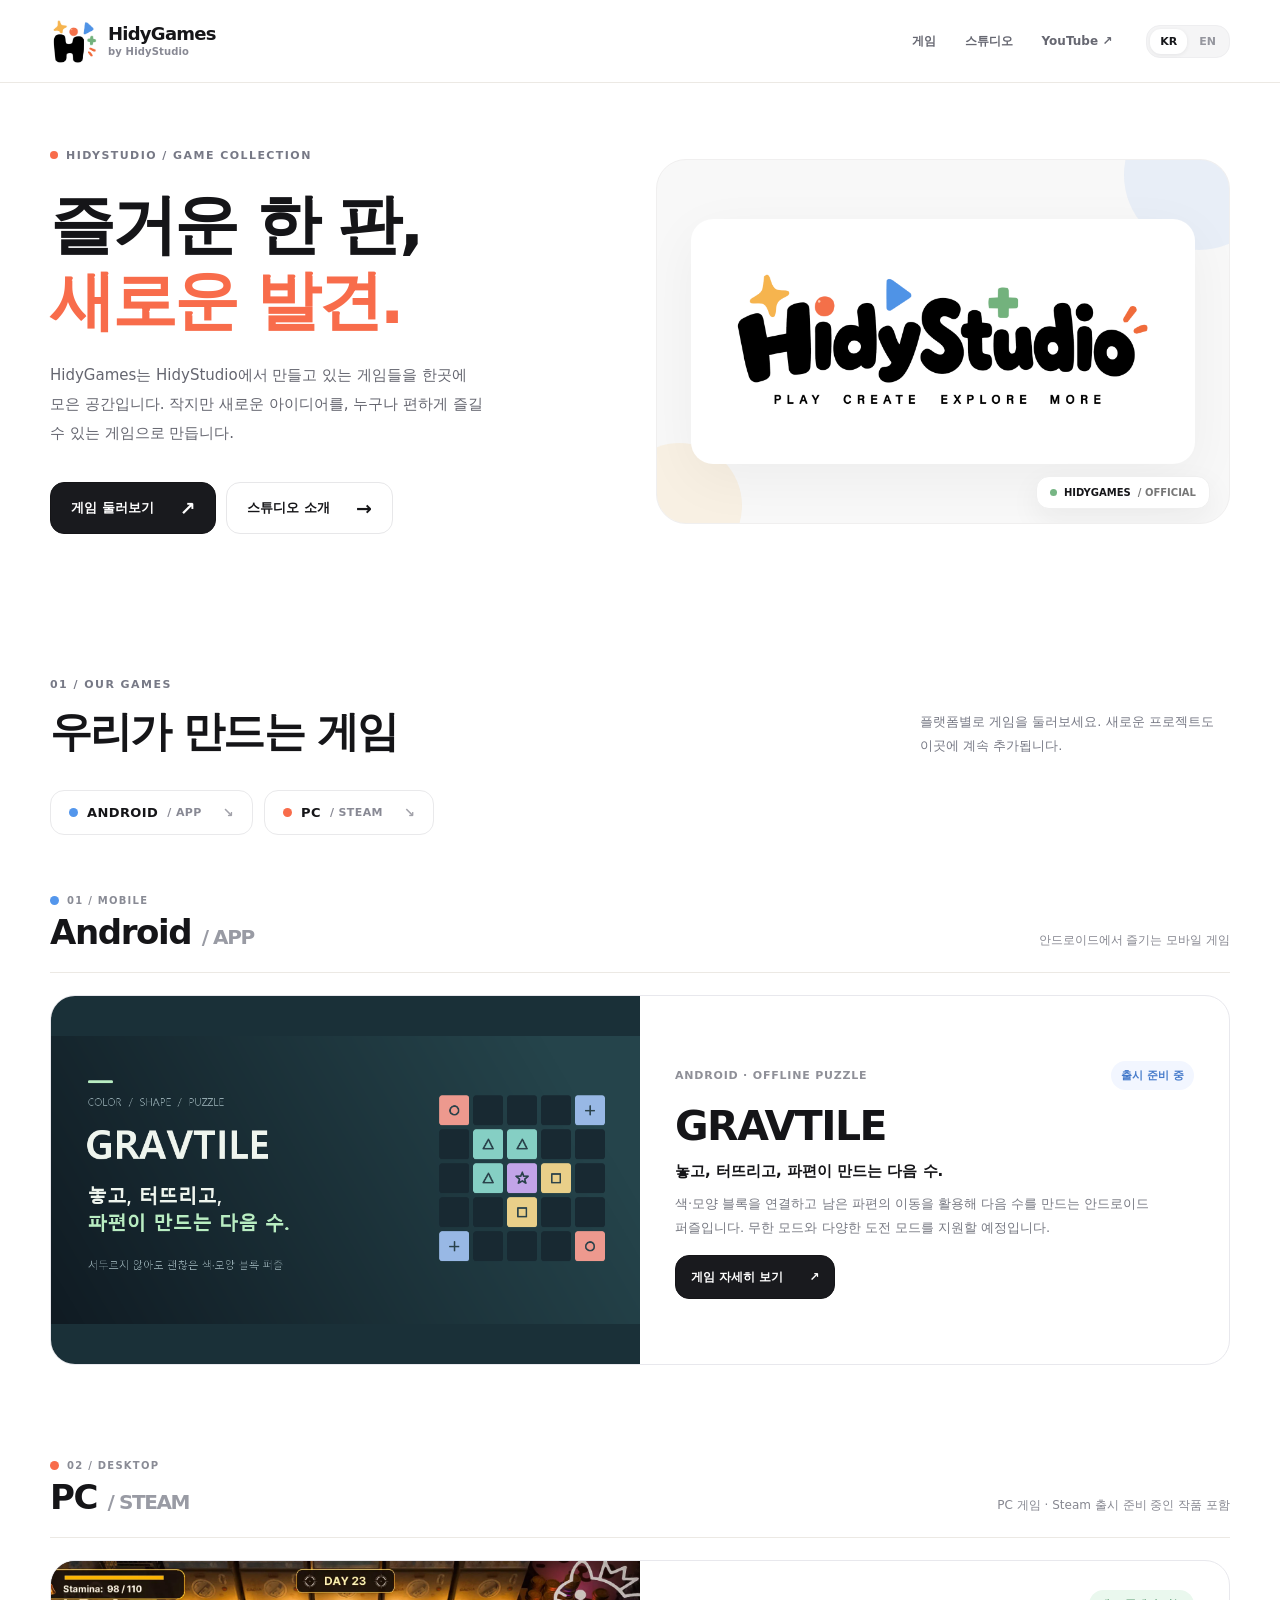
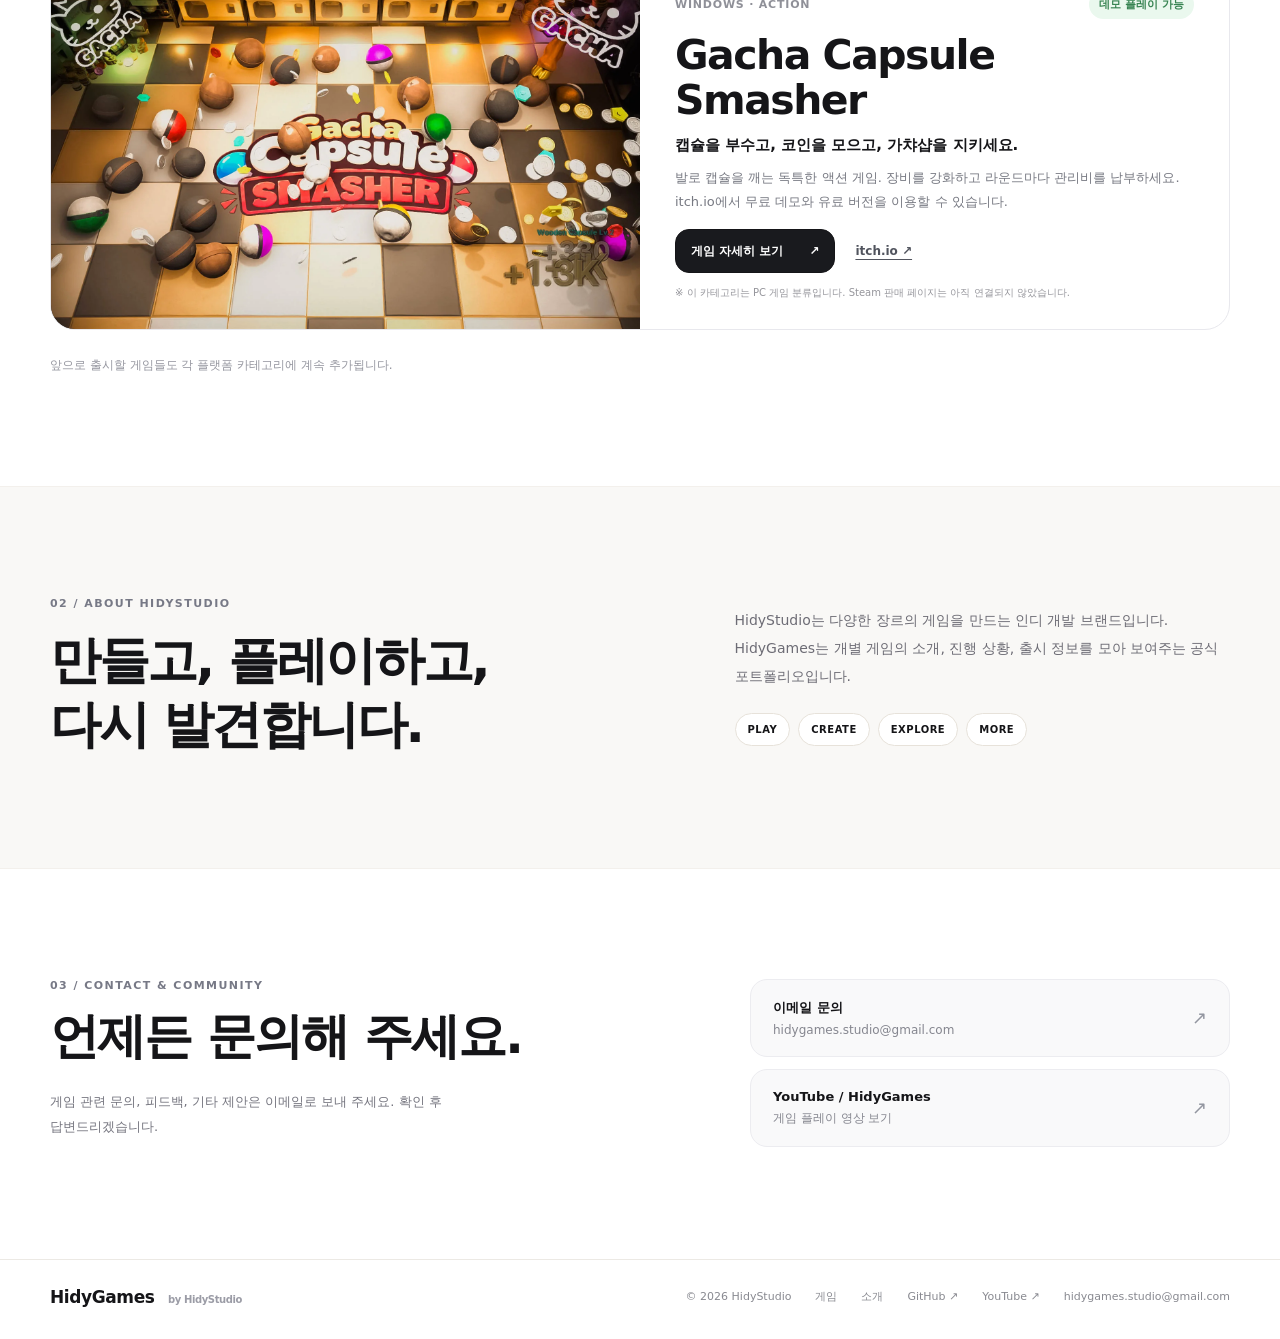
<file: index.html>
<!DOCTYPE html>

<html lang="ko"><head><meta charset="utf-8"/><meta content="width=device-width,initial-scale=1" name="viewport"/><meta content="#ffffff" name="theme-color"/><meta content="HidyStudio가 만드는 게임을 모아둔 HidyGames 공식 사이트. Android와 PC 카테고리로 게임을 소개합니다." name="description"/><meta content="website" property="og:type"/><meta content="HidyGames — HidyStudio 게임 포트폴리오" property="og:title"/><meta content="HidyStudio가 만드는 게임을 모아둔 HidyGames 공식 사이트. Android와 PC 카테고리로 게임을 소개합니다." property="og:description"/><link href="assets/img/favicon.png" rel="icon" type="image/png"/><link href="assets/css/site.css" rel="stylesheet"/><title>HidyGames — HidyStudio 게임 포트폴리오</title></head><body class="" data-description-en="HidyGames is the official site for games by HidyStudio, presented in Android and PC categories." data-description-ko="HidyStudio가 만드는 게임을 모아둔 HidyGames 공식 사이트. Android와 PC 카테고리로 게임을 소개합니다." data-title-en="HidyGames — HidyStudio game portfolio" data-title-ko="HidyGames — HidyStudio 게임 포트폴리오"><a class="sr-only" href="#main">본문으로 이동 / Skip to content</a><header class="site-header"><div class="container header-inner"><a aria-label="HidyGames homepage" class="brand" href="index.html"><img alt="" class="brand-icon" height="49" src="assets/img/hidystudio-mark.png" width="49"/><span class="brand-lines"><span class="brand-name">HidyGames</span><span class="brand-by">by HidyStudio</span></span></a><div class="header-side"><nav aria-label="Main navigation" class="nav"><a href="index.html#games"><span data-en="GAMES" data-ko="게임">게임</span></a><a class="nav-about" href="index.html#about"><span data-en="STUDIO" data-ko="스튜디오">스튜디오</span></a><a href="https://www.youtube.com/@HidyGames" rel="noopener noreferrer" target="_blank">YouTube ↗</a></nav><div aria-label="Language" class="lang"><button aria-pressed="true" class="is-active" data-lang-button="ko" type="button">KR</button><button aria-pressed="false" data-lang-button="en" type="button">EN</button></div></div></div></header><main id="main"><div class="container"><section aria-labelledby="hero-title" class="hero"><div class="hero-copy"><div class="eyebrow"><span class="spark"></span>HIDYSTUDIO / GAME COLLECTION</div><h1 id="hero-title"><span data-en="A little play," data-ko="즐거운 한 판,">즐거운 한 판,</span><br/><span class="accent" data-en="a new discovery." data-ko="새로운 발견.">새로운 발견.</span></h1><p class="lead"><span data-en="HidyGames brings together the games being created at HidyStudio. We turn small, curious ideas into approachable play." data-ko="HidyGames는 HidyStudio에서 만들고 있는 게임들을 한곳에 모은 공간입니다. 작지만 새로운 아이디어를, 누구나 편하게 즐길 수 있는 게임으로 만듭니다.">HidyGames는 HidyStudio에서 만들고 있는 게임들을 한곳에 모은 공간입니다. 작지만 새로운 아이디어를, 누구나 편하게 즐길 수 있는 게임으로 만듭니다.</span></p><div class="actions"><a class="btn btn-primary" href="#games"><span data-en="Explore games" data-ko="게임 둘러보기">게임 둘러보기</span> <span aria-hidden="true" class="go">↗</span></a><a class="btn btn-light" href="#about"><span data-en="About HidyStudio" data-ko="스튜디오 소개">스튜디오 소개</span> <span aria-hidden="true" class="go">→</span></a></div></div><div class="brand-stage"><div class="brand-stage-inner"><img alt="HidyStudio — PLAY CREATE EXPLORE MORE" height="530" src="assets/img/hidystudio-wordmark.png" width="1500"/></div><div class="stage-sticker"><span></span><b>HIDYGAMES</b> / OFFICIAL</div></div></section></div>
<section class="section container games-section" id="games">
<div class="section-header"><div><div class="eyebrow">01 / OUR GAMES</div>
<h2><span data-en="Our games" data-ko="우리가 만드는 게임">우리가 만드는 게임</span></h2></div>
<p><span data-en="Browse the collection by platform. New projects will continue to be added here." data-ko="플랫폼별로 게임을 둘러보세요. 새로운 프로젝트도 이곳에 계속 추가됩니다.">플랫폼별로 게임을 둘러보세요. 새로운 프로젝트도 이곳에 계속 추가됩니다.</span></p>
</div>
<nav aria-label="Game platforms" class="platform-jump">
<a href="#android-games"><span class="jump-dot jump-dot-blue"></span>ANDROID <small>/ APP</small> <span aria-hidden="true">↘</span></a>
<a href="#pc-games"><span class="jump-dot jump-dot-orange"></span>PC <small>/ STEAM</small> <span aria-hidden="true">↘</span></a>
</nav>
<section aria-labelledby="android-title" class="platform-section" id="android-games">
<div class="platform-header"><div><div class="platform-kicker"><span class="jump-dot jump-dot-blue"></span> 01 / MOBILE</div>
<h3 id="android-title">Android <span>/ APP</span></h3></div>
<p><span data-en="Games made for Android phones" data-ko="안드로이드에서 즐기는 모바일 게임">안드로이드에서 즐기는 모바일 게임</span></p></div>
<article class="platform-card">
<a aria-label="GRAVTILE" class="platform-art art-gravtile" href="gravtile.html"><img alt="GRAVTILE 대표 이미지: 실제 게임의 블록 디자인을 사용한 공식 소개 배너" data-img-en="assets/img/gravtile/hero-en.png" data-img-ko="assets/img/gravtile/hero-ko.png" height="500" loading="lazy" src="assets/img/gravtile/hero-ko.png" width="1024"/></a>
<div class="platform-info"><div class="platform-meta"><span>ANDROID · OFFLINE PUZZLE</span><span class="status"><span data-en="COMING SOON" data-ko="출시 준비 중">출시 준비 중</span></span></div>
<h4>GRAVTILE</h4>
<p class="platform-lead"><span data-en="Place. Match. Reconnect." data-ko="놓고, 터뜨리고, 파편이 만드는 다음 수.">놓고, 터뜨리고, 파편이 만드는 다음 수.</span></p>
<p class="platform-summary"><span data-en="An Android puzzle about matching colour-and-shape blocks and planning around how fragments move. Endless play and different challenge objectives are part of the experience." data-ko="색·모양 블록을 연결하고 남은 파편의 이동을 활용해 다음 수를 만드는 안드로이드 퍼즐입니다. 무한 모드와 다양한 도전 모드를 지원할 예정입니다.">색·모양 블록을 연결하고 남은 파편의 이동을 활용해 다음 수를 만드는 안드로이드 퍼즐입니다. 무한 모드와 다양한 도전 모드를 지원할 예정입니다.</span></p>
<div class="platform-actions"><a class="btn btn-primary" href="gravtile.html"><span data-en="View game" data-ko="게임 자세히 보기">게임 자세히 보기</span> <span aria-hidden="true">↗</span></a></div></div>
</article>
</section>
<section aria-labelledby="pc-title" class="platform-section" id="pc-games">
<div class="platform-header"><div><div class="platform-kicker"><span class="jump-dot jump-dot-orange"></span> 02 / DESKTOP</div>
<h3 id="pc-title">PC <span>/ STEAM</span></h3></div>
<p><span data-en="PC titles, including games planned for Steam" data-ko="PC 게임 · Steam 출시 준비 중인 작품 포함">PC 게임 · Steam 출시 준비 중인 작품 포함</span></p></div>
<article class="platform-card">
<a aria-label="Gacha Capsule Smasher" class="platform-art art-gacha" href="gacha.html"><img alt="Gacha Capsule Smasher 실제 플레이 화면" height="1080" loading="lazy" src="assets/img/gacha/gameplay-main.webp" width="1920"/></a>
<div class="platform-info"><div class="platform-meta"><span>WINDOWS · ACTION</span><span class="status status-live"><span data-en="DEMO AVAILABLE" data-ko="데모 플레이 가능">데모 플레이 가능</span></span></div>
<h4>Gacha Capsule<br/> Smasher</h4>
<p class="platform-lead"><span data-en="Smash capsules, earn coins, and keep the shop running." data-ko="캡슐을 부수고, 코인을 모으고, 가챠샵을 지키세요.">캡슐을 부수고, 코인을 모으고, 가챠샵을 지키세요.</span></p>
<p class="platform-summary"><span data-en="A quirky action game about kicking open capsules, upgrading gear and paying maintenance bills. The free demo and paid edition are available on itch.io." data-ko="발로 캡슐을 깨는 독특한 액션 게임. 장비를 강화하고 라운드마다 관리비를 납부하세요. itch.io에서 무료 데모와 유료 버전을 이용할 수 있습니다.">발로 캡슐을 깨는 독특한 액션 게임. 장비를 강화하고 라운드마다 관리비를 납부하세요. itch.io에서 무료 데모와 유료 버전을 이용할 수 있습니다.</span></p>
<div class="platform-actions"><a class="btn btn-primary" href="gacha.html"><span data-en="View game" data-ko="게임 자세히 보기">게임 자세히 보기</span> <span aria-hidden="true">↗</span></a><a class="text-link" href="https://hidystudio.itch.io/gacha-capsule-smasher" rel="noopener noreferrer" target="_blank">itch.io ↗</a></div>
<div class="store-caption"><span data-en="※ This category is for PC titles. A Steam store page is not linked yet." data-ko="※ 이 카테고리는 PC 게임 분류입니다. Steam 판매 페이지는 아직 연결되지 않았습니다.">※ 이 카테고리는 PC 게임 분류입니다. Steam 판매 페이지는 아직 연결되지 않았습니다.</span></div>
</div>
</article>
</section>
<p class="future-note"><span data-en="Future titles will be added to their respective platform categories." data-ko="앞으로 출시할 게임들도 각 플랫폼 카테고리에 계속 추가됩니다.">앞으로 출시할 게임들도 각 플랫폼 카테고리에 계속 추가됩니다.</span></p>
</section>
<section class="section about" id="about"><div class="container about-inner"><div><div class="eyebrow">02 / ABOUT HIDYSTUDIO</div><h2 class="about-title"><span data-en="Create, play," data-ko="만들고, 플레이하고,">만들고, 플레이하고,</span><br/><span data-en="discover again." data-ko="다시 발견합니다.">다시 발견합니다.</span></h2></div><div><p class="about-text"><span data-en="HidyStudio is an independent game development label exploring different genres. HidyGames is the official portfolio for game introductions, development status and release information." data-ko="HidyStudio는 다양한 장르의 게임을 만드는 인디 개발 브랜드입니다. HidyGames는 개별 게임의 소개, 진행 상황, 출시 정보를 모아 보여주는 공식 포트폴리오입니다.">HidyStudio는 다양한 장르의 게임을 만드는 인디 개발 브랜드입니다. HidyGames는 개별 게임의 소개, 진행 상황, 출시 정보를 모아 보여주는 공식 포트폴리오입니다.</span></p><div class="tag-stack"><span>PLAY</span><span>CREATE</span><span>EXPLORE</span><span>MORE</span></div></div></div></section>
<section class="section container" id="contact">
<div class="contact contact-updated"><div><div class="eyebrow">03 / CONTACT &amp; COMMUNITY</div><h2><span data-en="Get in touch." data-ko="언제든 문의해 주세요.">언제든 문의해 주세요.</span></h2>
<p><span data-en="For game questions, feedback, or other enquiries, contact us by email. We will reply after reviewing your message." data-ko="게임 관련 문의, 피드백, 기타 제안은 이메일로 보내 주세요. 확인 후 답변드리겠습니다.">게임 관련 문의, 피드백, 기타 제안은 이메일로 보내 주세요. 확인 후 답변드리겠습니다.</span></p></div>
<div class="contact-links"><a class="contact-link" href="mailto:hidygames.studio@gmail.com"><span><b><span data-en="Email support" data-ko="이메일 문의">이메일 문의</span></b><small>hidygames.studio@gmail.com</small></span><span aria-hidden="true">↗</span></a>
<a class="contact-link" href="https://www.youtube.com/@HidyGames" rel="noopener noreferrer" target="_blank"><span><b>YouTube / HidyGames</b><small><span data-en="Watch gameplay videos" data-ko="게임 플레이 영상 보기">게임 플레이 영상 보기</span></small></span><span aria-hidden="true">↗</span></a></div></div>
</section></main><footer class="site-footer"><div class="container footer-inner"><a class="footer-brand" href="index.html">HidyGames <small>by HidyStudio</small></a><div class="footer-links"><span>© 2026 HidyStudio</span><a href="index.html#games"><span data-en="Games" data-ko="게임">게임</span></a><a href="index.html#about"><span data-en="About" data-ko="소개">소개</span></a><a href="https://github.com/HIDYSTUDIO/HidyGames" rel="noopener noreferrer" target="_blank">GitHub ↗</a><a href="https://www.youtube.com/@HidyGames" rel="noopener noreferrer" target="_blank">YouTube ↗</a><a href="mailto:hidygames.studio@gmail.com">hidygames.studio@gmail.com</a></div></div></footer><script defer="" src="assets/js/site.js"></script></body></html>
</file>
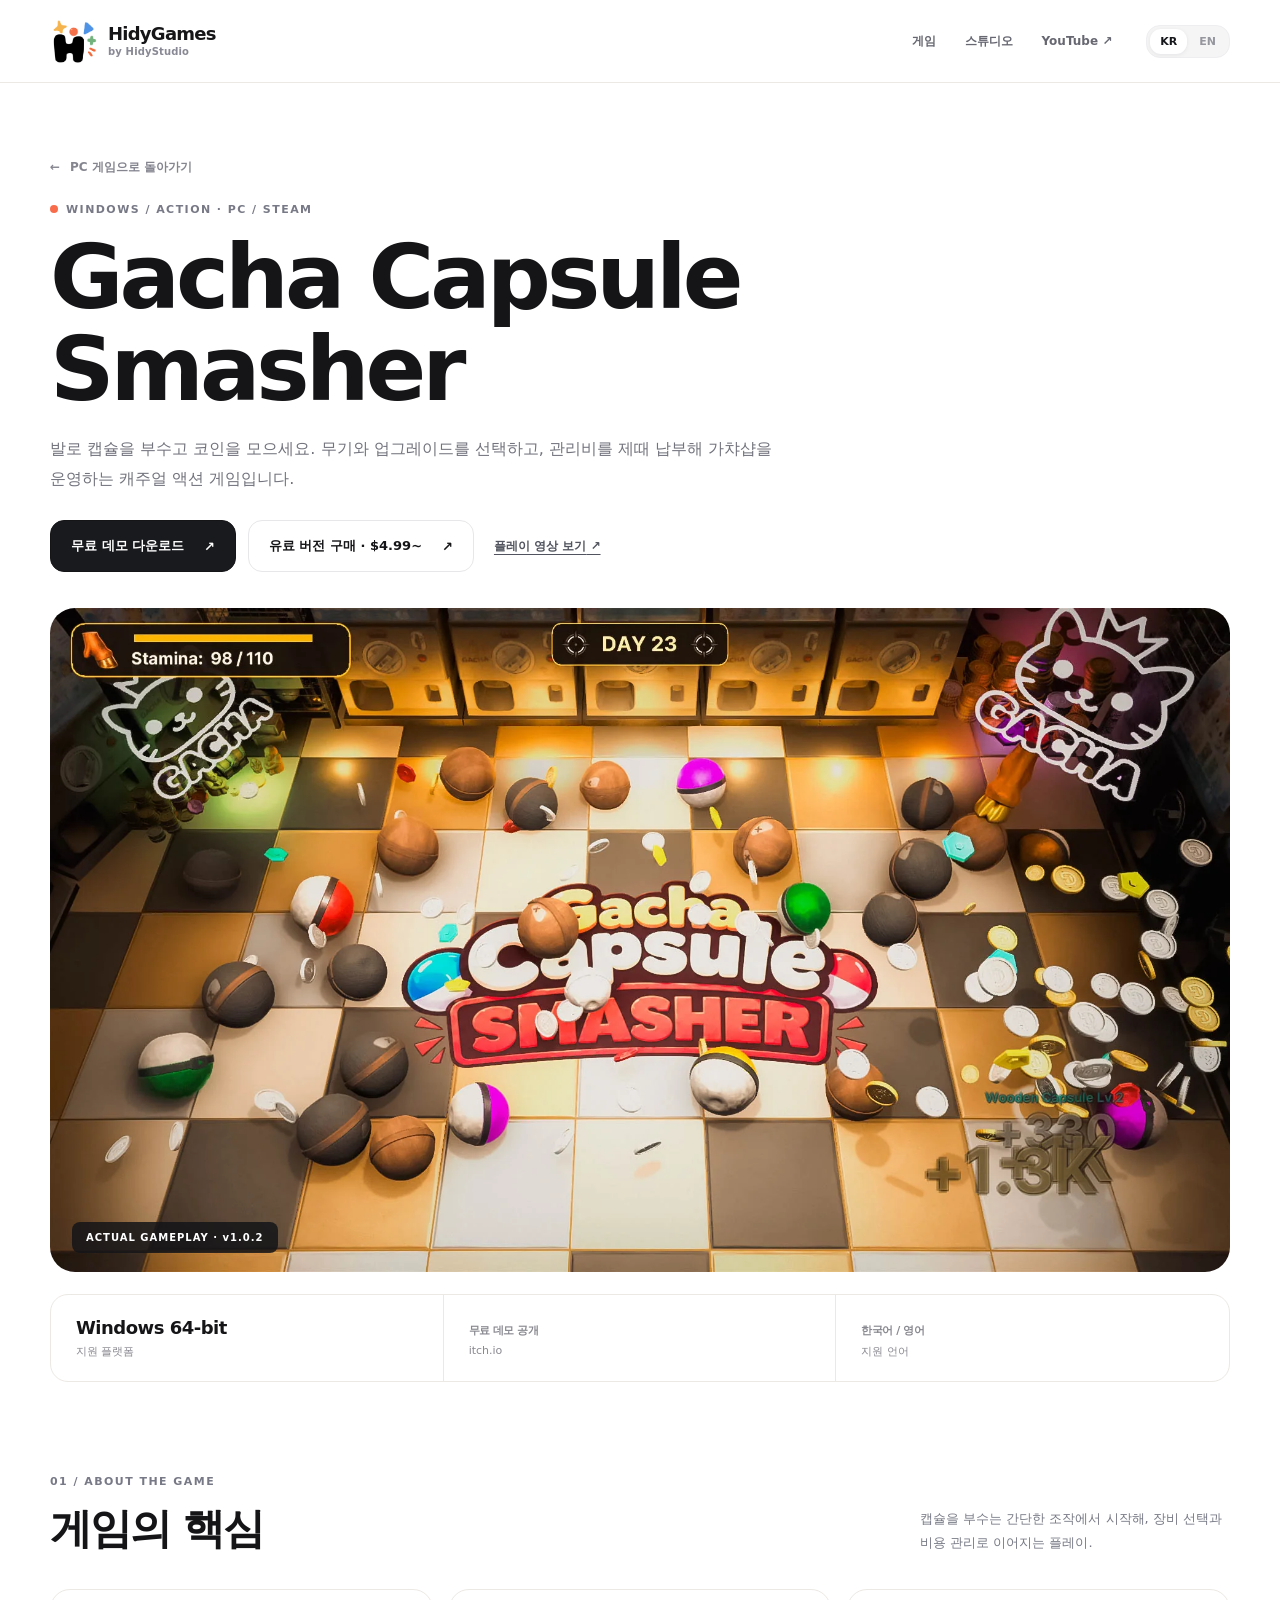
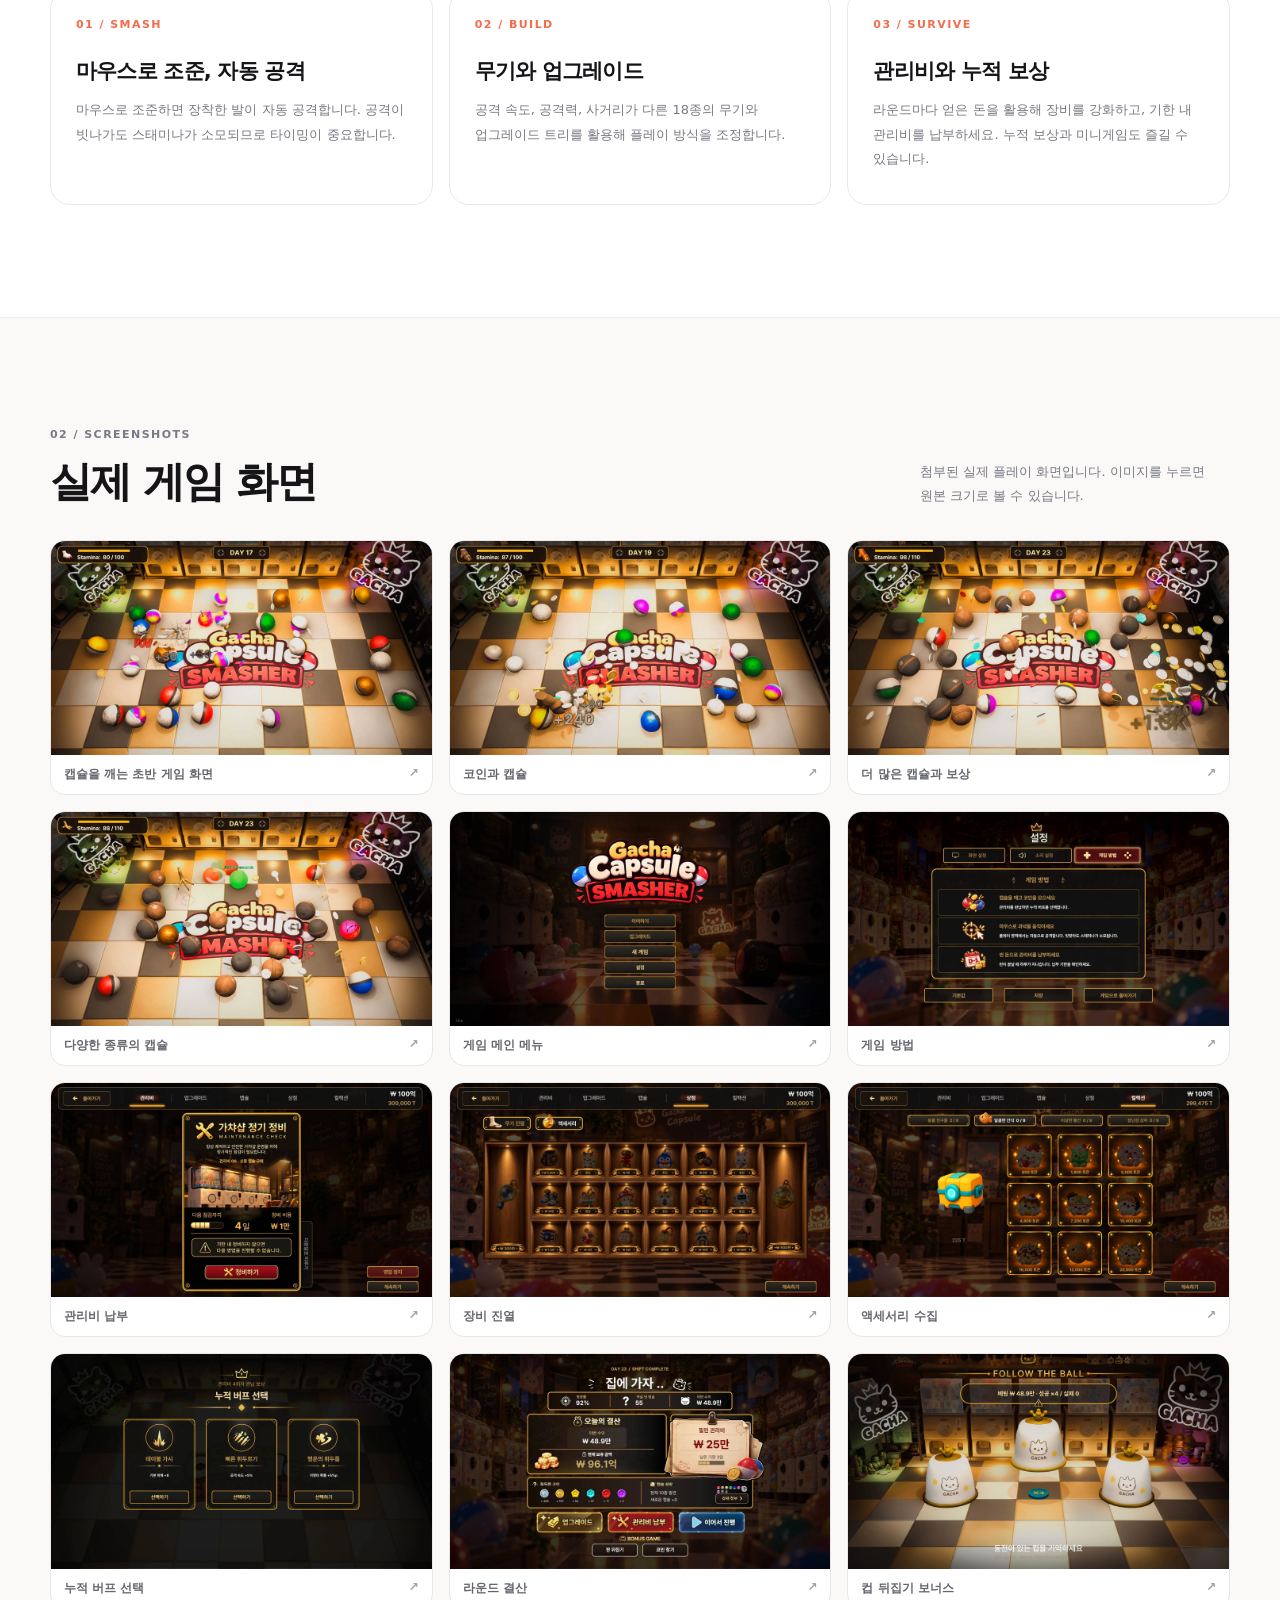
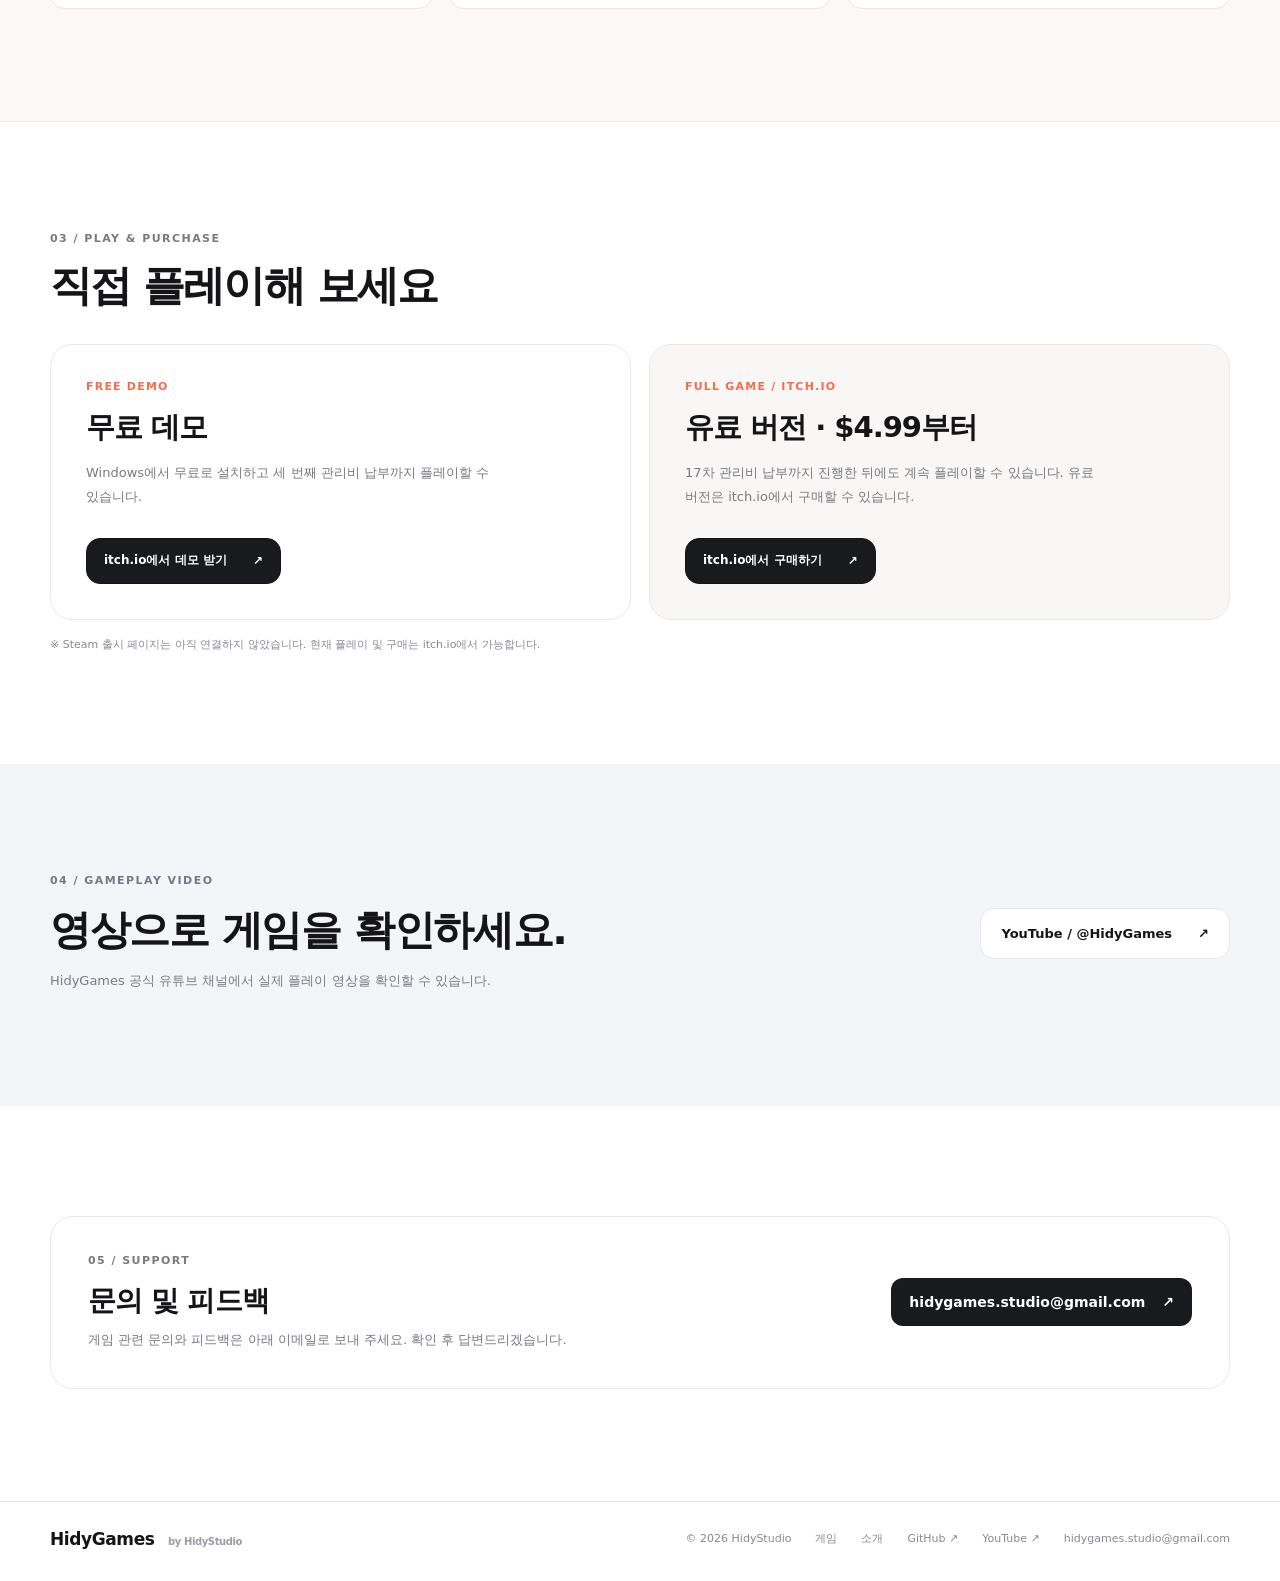
<file: gacha.html>
<!DOCTYPE html>

<html lang="ko"><head><meta charset="utf-8"/><meta content="width=device-width,initial-scale=1" name="viewport"/><meta content="#ffffff" name="theme-color"/><meta content="Gacha Capsule Smasher: Windows 액션 게임. 무료 데모 다운로드 및 유료 버전 구매는 itch.io에서 가능합니다." name="description"/><meta content="website" property="og:type"/><meta content="Gacha Capsule Smasher — HidyGames" property="og:title"/><meta content="Gacha Capsule Smasher: Windows 액션 게임. 무료 데모 다운로드 및 유료 버전 구매는 itch.io에서 가능합니다." property="og:description"/><link href="assets/img/favicon.png" rel="icon" type="image/png"/><link href="assets/css/site.css" rel="stylesheet"/><title>Gacha Capsule Smasher — HidyGames</title><meta content="https://hidystudio.github.io/HidyGames/assets/img/gacha/gameplay-main.webp" property="og:image"/></head><body class="" data-description-en="Gacha Capsule Smasher: a Windows action game. Free demo and paid version available on itch.io." data-description-ko="Gacha Capsule Smasher: Windows 액션 게임. 무료 데모 다운로드 및 유료 버전 구매는 itch.io에서 가능합니다." data-title-en="Gacha Capsule Smasher — HidyGames" data-title-ko="Gacha Capsule Smasher — HidyGames"><a class="sr-only" href="#main">본문으로 이동 / Skip to content</a><header class="site-header"><div class="container header-inner"><a aria-label="HidyGames homepage" class="brand" href="index.html"><img alt="" class="brand-icon" height="49" src="assets/img/hidystudio-mark.png" width="49"/><span class="brand-lines"><span class="brand-name">HidyGames</span><span class="brand-by">by HidyStudio</span></span></a><div class="header-side"><nav aria-label="Main navigation" class="nav"><a href="index.html#games"><span data-en="GAMES" data-ko="게임">게임</span></a><a class="nav-about" href="index.html#about"><span data-en="STUDIO" data-ko="스튜디오">스튜디오</span></a><a href="https://www.youtube.com/@HidyGames" rel="noopener noreferrer" target="_blank">YouTube ↗</a></nav><div aria-label="Language" class="lang"><button aria-pressed="true" class="is-active" data-lang-button="ko" type="button">KR</button><button aria-pressed="false" data-lang-button="en" type="button">EN</button></div></div></div></header><main id="main">
<section class="page-hero container gacha-title"><a class="back" href="index.html#pc-games">← <span data-en="Back to PC games" data-ko="PC 게임으로 돌아가기">PC 게임으로 돌아가기</span></a>
<div class="eyebrow"><span class="spark"></span>WINDOWS / ACTION · PC / STEAM</div>
<h1>Gacha Capsule<br/>Smasher</h1>
<p class="intro"><span data-en="Smash capsules with your feet, collect coins, and upgrade your gear. Keep your capsule shop running by paying maintenance bills on time." data-ko="발로 캡슐을 부수고 코인을 모으세요. 무기와 업그레이드를 선택하고, 관리비를 제때 납부해 가챠샵을 운영하는 캐주얼 액션 게임입니다.">발로 캡슐을 부수고 코인을 모으세요. 무기와 업그레이드를 선택하고, 관리비를 제때 납부해 가챠샵을 운영하는 캐주얼 액션 게임입니다.</span></p>
<div class="gacha-cta-row"><a class="btn btn-primary" href="https://hidystudio.itch.io/gacha-capsule-smasher" rel="noopener noreferrer" target="_blank"><span data-en="Download free demo" data-ko="무료 데모 다운로드">무료 데모 다운로드</span> <span aria-hidden="true">↗</span></a>
<a class="btn btn-light" href="https://hidystudio.itch.io/gacha-capsule-smasher" rel="noopener noreferrer" target="_blank"><span data-en="Buy full game · $4.99+" data-ko="유료 버전 구매 · $4.99~">유료 버전 구매 · $4.99~</span> <span aria-hidden="true">↗</span></a>
<a class="text-link" href="https://www.youtube.com/@HidyGames" rel="noopener noreferrer" target="_blank"><span data-en="Watch gameplay" data-ko="플레이 영상 보기">플레이 영상 보기</span> ↗</a></div>
</section>
<section class="container gacha-main-visual"><img alt="Gacha Capsule Smasher 실제 플레이 화면 — 캡슐들이 가챠샵 바닥에 흩어져 있는 모습" height="1080" src="assets/img/gacha/gameplay-main.webp" width="1920"/>
<span class="real-shot">ACTUAL GAMEPLAY · v1.0.2</span></section>
<div class="container gacha-info-strip"><div><strong>Windows 64-bit</strong><span><span data-en="Platform" data-ko="지원 플랫폼">지원 플랫폼</span></span></div><div><strong><span data-en="Free demo available" data-ko="무료 데모 공개">무료 데모 공개</span></strong><span>itch.io</span></div><div><strong><span data-en="Korean / English" data-ko="한국어 / 영어">한국어 / 영어</span></strong><span><span data-en="Languages" data-ko="지원 언어">지원 언어</span></span></div></div>
<section class="section container gacha-features"><div class="eyebrow">01 / ABOUT THE GAME</div><div class="section-header"><h2><span data-en="How it plays" data-ko="게임의 핵심">게임의 핵심</span></h2><p><span data-en="Simple mouse controls meet strategic upgrades and shop management." data-ko="캡슐을 부수는 간단한 조작에서 시작해, 장비 선택과 비용 관리로 이어지는 플레이.">캡슐을 부수는 간단한 조작에서 시작해, 장비 선택과 비용 관리로 이어지는 플레이.</span></p></div>
<div class="features">
<div class="feature"><div class="eyebrow">01 / SMASH</div><h3><span data-en="Aim with your mouse" data-ko="마우스로 조준, 자동 공격">마우스로 조준, 자동 공격</span></h3><p><span data-en="Aim with the mouse and attack automatically using your equipped foot. Every swing costs stamina, even a miss." data-ko="마우스로 조준하면 장착한 발이 자동 공격합니다. 공격이 빗나가도 스태미나가 소모되므로 타이밍이 중요합니다.">마우스로 조준하면 장착한 발이 자동 공격합니다. 공격이 빗나가도 스태미나가 소모되므로 타이밍이 중요합니다.</span></p></div>
<div class="feature"><div class="eyebrow">02 / BUILD</div><h3><span data-en="Gear and upgrades" data-ko="무기와 업그레이드">무기와 업그레이드</span></h3><p><span data-en="Choose from 18 weapons with different attack speeds, damage and reach, then develop your own upgrade path." data-ko="공격 속도, 공격력, 사거리가 다른 18종의 무기와 업그레이드 트리를 활용해 플레이 방식을 조정합니다.">공격 속도, 공격력, 사거리가 다른 18종의 무기와 업그레이드 트리를 활용해 플레이 방식을 조정합니다.</span></p></div>
<div class="feature"><div class="eyebrow">03 / SURVIVE</div><h3><span data-en="Pay your maintenance" data-ko="관리비와 누적 보상">관리비와 누적 보상</span></h3><p><span data-en="Upgrade your gear, pay the maintenance bills before their deadlines, and explore persistent loot and bonus games." data-ko="라운드마다 얻은 돈을 활용해 장비를 강화하고, 기한 내 관리비를 납부하세요. 누적 보상과 미니게임도 즐길 수 있습니다.">라운드마다 얻은 돈을 활용해 장비를 강화하고, 기한 내 관리비를 납부하세요. 누적 보상과 미니게임도 즐길 수 있습니다.</span></p></div>
</div></section>
<section class="section gacha-gallery-band" id="screenshots"><div class="container"><div class="eyebrow">02 / SCREENSHOTS</div>
<div class="section-header"><h2><span data-en="Screenshots" data-ko="실제 게임 화면">실제 게임 화면</span></h2><p><span data-en="Actual in-game captures. Select an image to open it at full size." data-ko="첨부된 실제 플레이 화면입니다. 이미지를 누르면 원본 크기로 볼 수 있습니다.">첨부된 실제 플레이 화면입니다. 이미지를 누르면 원본 크기로 볼 수 있습니다.</span></p></div>
<div class="gallery-grid"><a aria-label="캡슐을 깨는 초반 게임 화면" class="gallery-item" href="assets/img/gacha/gameplay-early.webp" rel="noopener" target="_blank"><img alt="캡슐을 깨는 초반 게임 화면" height="1080" loading="lazy" src="assets/img/gacha/gameplay-early.webp" width="1920"/><span><span data-en="Early gameplay" data-ko="캡슐을 깨는 초반 게임 화면">캡슐을 깨는 초반 게임 화면</span> <span aria-hidden="true">↗</span></span></a>
<a aria-label="코인과 캡슐" class="gallery-item" href="assets/img/gacha/gameplay-mid.webp" rel="noopener" target="_blank"><img alt="코인과 캡슐" height="1080" loading="lazy" src="assets/img/gacha/gameplay-mid.webp" width="1920"/><span><span data-en="Capsules and coins" data-ko="코인과 캡슐">코인과 캡슐</span> <span aria-hidden="true">↗</span></span></a>
<a aria-label="더 많은 캡슐과 보상" class="gallery-item" href="assets/img/gacha/gameplay-main.webp" rel="noopener" target="_blank"><img alt="더 많은 캡슐과 보상" height="1080" loading="lazy" src="assets/img/gacha/gameplay-main.webp" width="1920"/><span><span data-en="More capsules and rewards" data-ko="더 많은 캡슐과 보상">더 많은 캡슐과 보상</span> <span aria-hidden="true">↗</span></span></a>
<a aria-label="다양한 종류의 캡슐" class="gallery-item" href="assets/img/gacha/gameplay-late.webp" rel="noopener" target="_blank"><img alt="다양한 종류의 캡슐" height="1080" loading="lazy" src="assets/img/gacha/gameplay-late.webp" width="1920"/><span><span data-en="Different capsule types" data-ko="다양한 종류의 캡슐">다양한 종류의 캡슐</span> <span aria-hidden="true">↗</span></span></a>
<a aria-label="게임 메인 메뉴" class="gallery-item" href="assets/img/gacha/main-menu.webp" rel="noopener" target="_blank"><img alt="게임 메인 메뉴" height="1080" loading="lazy" src="assets/img/gacha/main-menu.webp" width="1920"/><span><span data-en="Main menu" data-ko="게임 메인 메뉴">게임 메인 메뉴</span> <span aria-hidden="true">↗</span></span></a>
<a aria-label="게임 방법" class="gallery-item" href="assets/img/gacha/how-to-play.webp" rel="noopener" target="_blank"><img alt="게임 방법" height="1080" loading="lazy" src="assets/img/gacha/how-to-play.webp" width="1920"/><span><span data-en="How to play" data-ko="게임 방법">게임 방법</span> <span aria-hidden="true">↗</span></span></a>
<a aria-label="관리비 납부" class="gallery-item" href="assets/img/gacha/maintenance.webp" rel="noopener" target="_blank"><img alt="관리비 납부" height="1080" loading="lazy" src="assets/img/gacha/maintenance.webp" width="1920"/><span><span data-en="Maintenance bills" data-ko="관리비 납부">관리비 납부</span> <span aria-hidden="true">↗</span></span></a>
<a aria-label="장비 진열" class="gallery-item" href="assets/img/gacha/equipment-shop.webp" rel="noopener" target="_blank"><img alt="장비 진열" height="1080" loading="lazy" src="assets/img/gacha/equipment-shop.webp" width="1920"/><span><span data-en="Equipment" data-ko="장비 진열">장비 진열</span> <span aria-hidden="true">↗</span></span></a>
<a aria-label="액세서리 수집" class="gallery-item" href="assets/img/gacha/accessories.webp" rel="noopener" target="_blank"><img alt="액세서리 수집" height="1080" loading="lazy" src="assets/img/gacha/accessories.webp" width="1920"/><span><span data-en="Accessories" data-ko="액세서리 수집">액세서리 수집</span> <span aria-hidden="true">↗</span></span></a>
<a aria-label="누적 버프 선택" class="gallery-item" href="assets/img/gacha/perks.webp" rel="noopener" target="_blank"><img alt="누적 버프 선택" height="1080" loading="lazy" src="assets/img/gacha/perks.webp" width="1920"/><span><span data-en="Perk selection" data-ko="누적 버프 선택">누적 버프 선택</span> <span aria-hidden="true">↗</span></span></a>
<a aria-label="라운드 결산" class="gallery-item" href="assets/img/gacha/round-results.webp" rel="noopener" target="_blank"><img alt="라운드 결산" height="1080" loading="lazy" src="assets/img/gacha/round-results.webp" width="1920"/><span><span data-en="Round results" data-ko="라운드 결산">라운드 결산</span> <span aria-hidden="true">↗</span></span></a>
<a aria-label="컵 뒤집기 보너스" class="gallery-item" href="assets/img/gacha/bonus-game.webp" rel="noopener" target="_blank"><img alt="컵 뒤집기 보너스" height="1080" loading="lazy" src="assets/img/gacha/bonus-game.webp" width="1920"/><span><span data-en="Bonus game" data-ko="컵 뒤집기 보너스">컵 뒤집기 보너스</span> <span aria-hidden="true">↗</span></span></a></div></div></section>
<section class="section container" id="download"><div class="eyebrow">03 / PLAY &amp; PURCHASE</div><div class="section-header"><h2><span data-en="Play the game" data-ko="직접 플레이해 보세요">직접 플레이해 보세요</span></h2></div>
<div class="purchase-grid"><div class="purchase-card"><span class="purchase-label">FREE DEMO</span><h3><span data-en="Free demo" data-ko="무료 데모">무료 데모</span></h3>
<p><span data-en="Free Windows demo playable through your third maintenance payment." data-ko="Windows에서 무료로 설치하고 세 번째 관리비 납부까지 플레이할 수 있습니다.">Windows에서 무료로 설치하고 세 번째 관리비 납부까지 플레이할 수 있습니다.</span></p>
<a class="btn btn-primary" href="https://hidystudio.itch.io/gacha-capsule-smasher" rel="noopener noreferrer" target="_blank"><span data-en="Get demo on itch.io" data-ko="itch.io에서 데모 받기">itch.io에서 데모 받기</span> <span aria-hidden="true">↗</span></a></div>
<div class="purchase-card purchase-card-tinted"><span class="purchase-label">FULL GAME / ITCH.IO</span><h3><span data-en="Full game · from $4.99" data-ko="유료 버전 · $4.99부터">유료 버전 · $4.99부터</span></h3>
<p><span data-en="Play through 17 maintenance bills and continue afterwards. Purchase the Windows game on itch.io." data-ko="17차 관리비 납부까지 진행한 뒤에도 계속 플레이할 수 있습니다. 유료 버전은 itch.io에서 구매할 수 있습니다.">17차 관리비 납부까지 진행한 뒤에도 계속 플레이할 수 있습니다. 유료 버전은 itch.io에서 구매할 수 있습니다.</span></p>
<a class="btn btn-primary" href="https://hidystudio.itch.io/gacha-capsule-smasher" rel="noopener noreferrer" target="_blank"><span data-en="Purchase on itch.io" data-ko="itch.io에서 구매하기">itch.io에서 구매하기</span> <span aria-hidden="true">↗</span></a></div></div>
<p class="store-disclaimer"><span data-en="※ The Steam store page is not linked yet. The game is currently available to try and purchase on itch.io." data-ko="※ Steam 출시 페이지는 아직 연결하지 않았습니다. 현재 플레이 및 구매는 itch.io에서 가능합니다.">※ Steam 출시 페이지는 아직 연결하지 않았습니다. 현재 플레이 및 구매는 itch.io에서 가능합니다.</span></p></section>
<section class="section gacha-video-band"><div class="container gacha-video-inner"><div><div class="eyebrow">04 / GAMEPLAY VIDEO</div><h2><span data-en="Watch the gameplay." data-ko="영상으로 게임을 확인하세요.">영상으로 게임을 확인하세요.</span></h2><p><span data-en="Visit the official HidyGames YouTube channel for gameplay videos." data-ko="HidyGames 공식 유튜브 채널에서 실제 플레이 영상을 확인할 수 있습니다.">HidyGames 공식 유튜브 채널에서 실제 플레이 영상을 확인할 수 있습니다.</span></p></div><a class="btn btn-light" href="https://www.youtube.com/@HidyGames" rel="noopener noreferrer" target="_blank">YouTube / @HidyGames <span aria-hidden="true">↗</span></a></div></section>
<section class="section container"><div class="gacha-support"><div><div class="eyebrow">05 / SUPPORT</div><h2><span data-en="Questions &amp; feedback" data-ko="문의 및 피드백">문의 및 피드백</span></h2><p><span data-en="Send questions and feedback to the email below. We will reply after reviewing your message." data-ko="게임 관련 문의와 피드백은 아래 이메일로 보내 주세요. 확인 후 답변드리겠습니다.">게임 관련 문의와 피드백은 아래 이메일로 보내 주세요. 확인 후 답변드리겠습니다.</span></p></div><a class="email-cta" href="mailto:hidygames.studio@gmail.com">hidygames.studio@gmail.com <span aria-hidden="true">↗</span></a></div></section>
</main><footer class="site-footer"><div class="container footer-inner"><a class="footer-brand" href="index.html">HidyGames <small>by HidyStudio</small></a><div class="footer-links"><span>© 2026 HidyStudio</span><a href="index.html#games"><span data-en="Games" data-ko="게임">게임</span></a><a href="index.html#about"><span data-en="About" data-ko="소개">소개</span></a><a href="https://github.com/HIDYSTUDIO/HidyGames" rel="noopener noreferrer" target="_blank">GitHub ↗</a><a href="https://www.youtube.com/@HidyGames" rel="noopener noreferrer" target="_blank">YouTube ↗</a><a href="mailto:hidygames.studio@gmail.com">hidygames.studio@gmail.com</a></div></div></footer><script defer="" src="assets/js/site.js"></script></body></html>
</file>
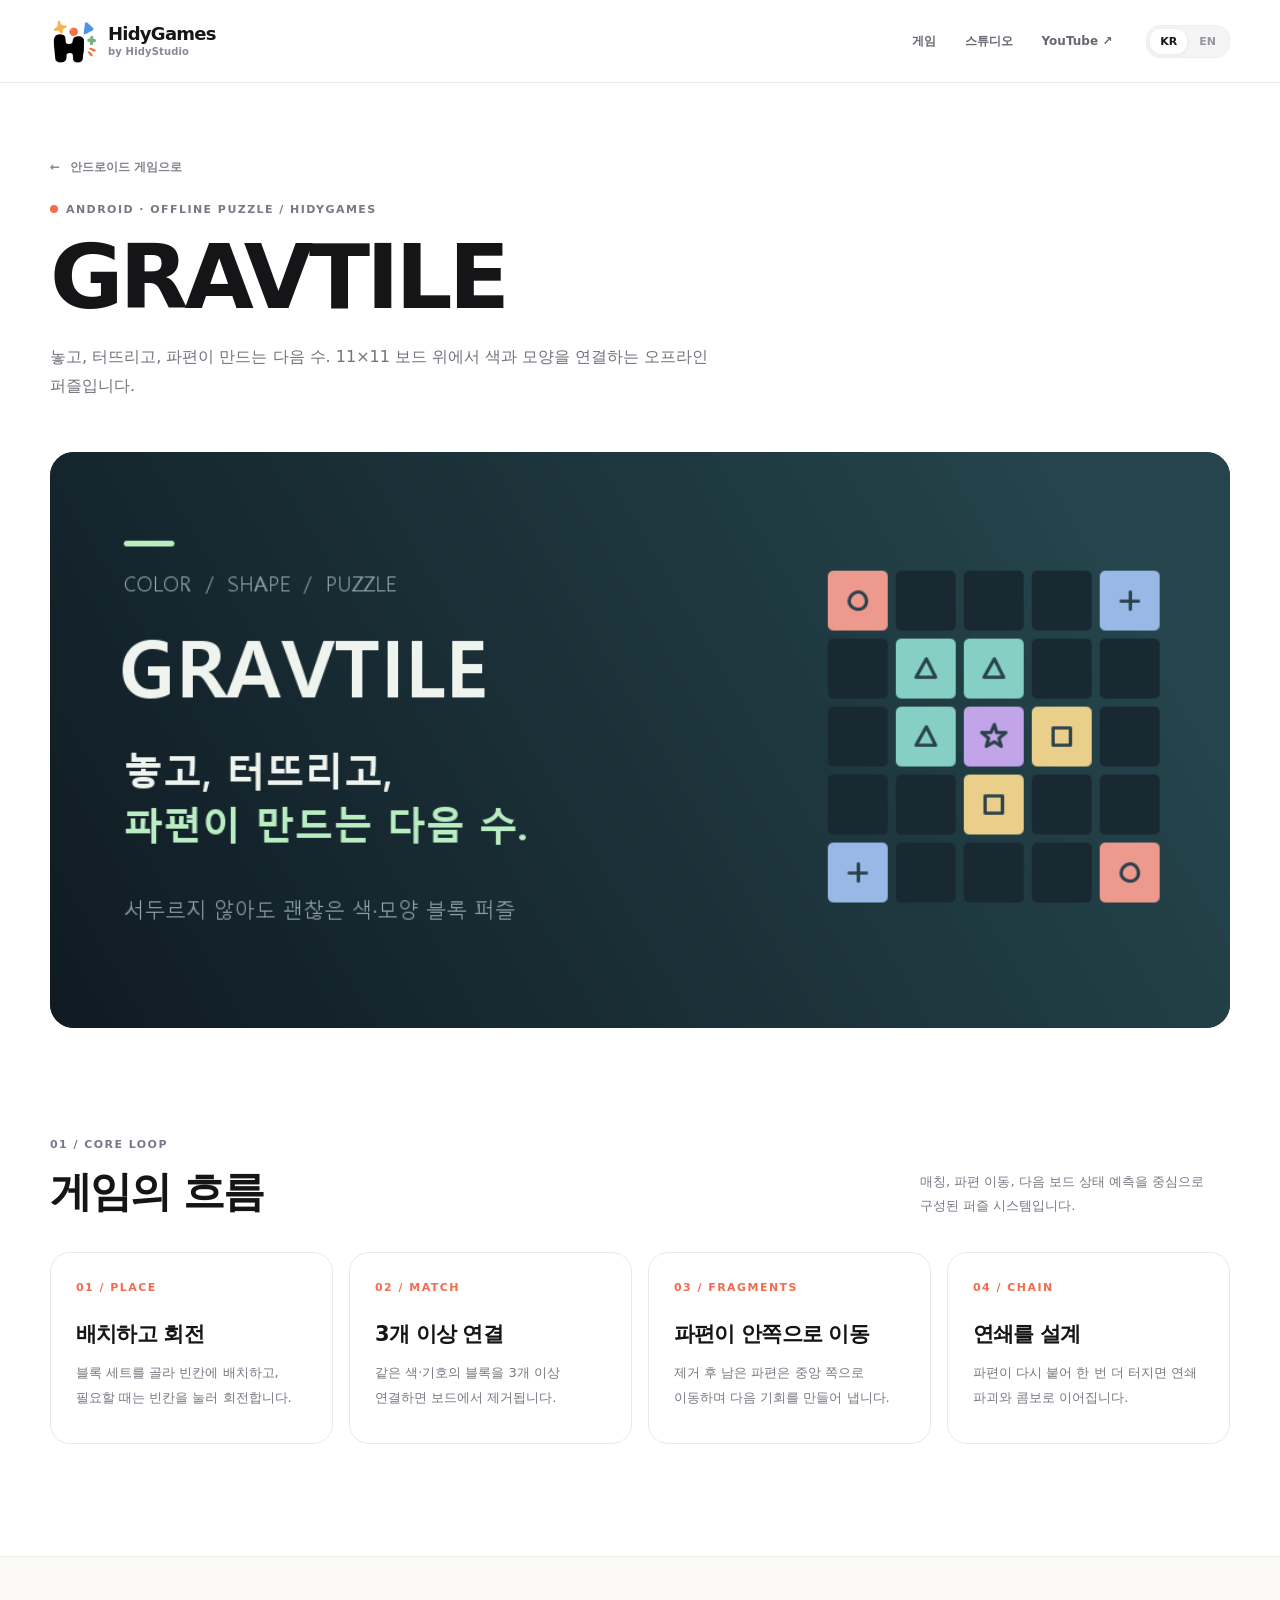
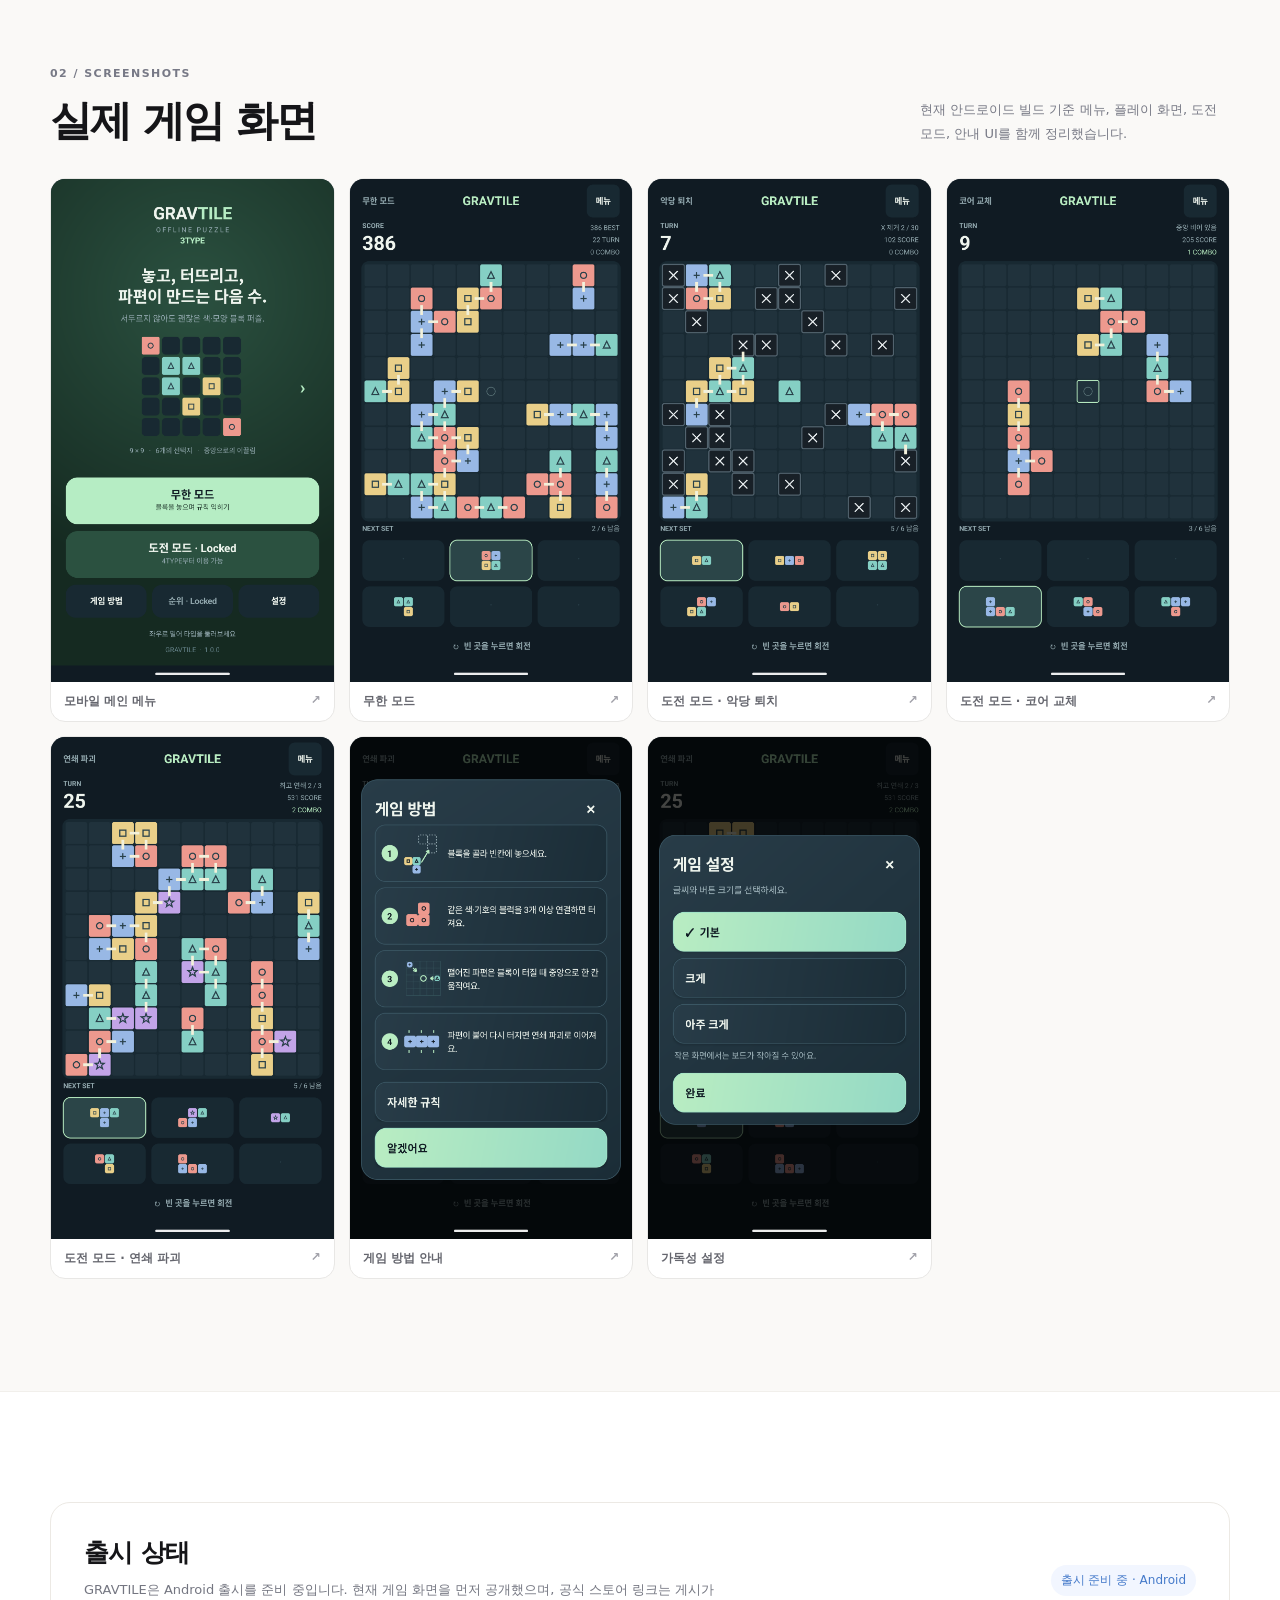
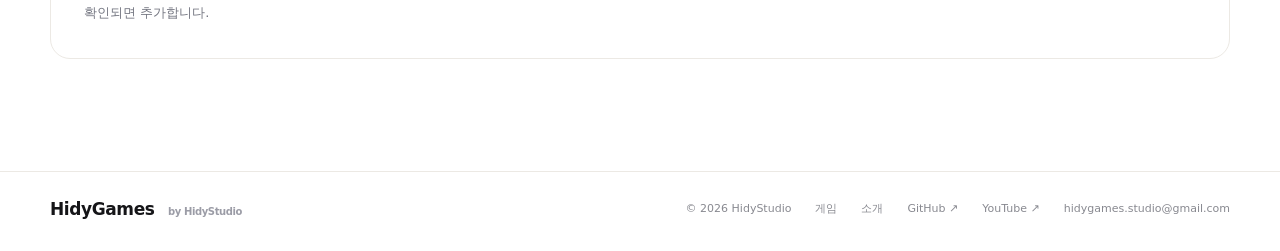
<file: gravtile.html>
<!DOCTYPE html>

<html lang="ko"><head><meta charset="utf-8"/><meta content="width=device-width,initial-scale=1" name="viewport"/><meta content="#ffffff" name="theme-color"/><meta content="GRAVTILE — Android 11×11 색·모양 퍼즐. 실제 인게임 화면과 도전 모드를 확인하세요. 출시 준비 중 | HidyGames" name="description"/><meta content="website" property="og:type"/><meta content="GRAVTILE — HidyGames" property="og:title"/><meta content="GRAVTILE — Android 11×11 색·모양 퍼즐. 실제 인게임 화면과 도전 모드를 확인하세요. 출시 준비 중 | HidyGames" property="og:description"/><meta content="https://hidystudio.github.io/HidyGames/assets/img/gravtile/hero-ko.png" property="og:image"/><link href="assets/img/favicon.png" rel="icon" type="image/png"/><link href="assets/css/site.css" rel="stylesheet"/><title>GRAVTILE — HidyGames</title></head><body class="" data-description-en="GRAVTILE — An Android 11×11 color-and-shape puzzle. View real screenshots and challenge modes. Preparing for release | HidyGames" data-description-ko="GRAVTILE — Android 11×11 색·모양 퍼즐. 실제 인게임 화면과 도전 모드를 확인하세요. 출시 준비 중 | HidyGames" data-title-en="GRAVTILE — HidyGames" data-title-ko="GRAVTILE — HidyGames"><a class="sr-only" href="#main">본문으로 이동 / Skip to content</a><header class="site-header"><div class="container header-inner"><a aria-label="HidyGames homepage" class="brand" href="index.html"><img alt="" class="brand-icon" height="49" src="assets/img/hidystudio-mark.png" width="49"/><span class="brand-lines"><span class="brand-name">HidyGames</span><span class="brand-by">by HidyStudio</span></span></a><div class="header-side"><nav aria-label="Main navigation" class="nav"><a href="index.html#games"><span data-en="GAMES" data-ko="게임">게임</span></a><a class="nav-about" href="index.html#about"><span data-en="STUDIO" data-ko="스튜디오">스튜디오</span></a><a href="https://www.youtube.com/@HidyGames" rel="noopener noreferrer" target="_blank">YouTube ↗</a></nav><div aria-label="Language" class="lang"><button aria-pressed="true" class="is-active" data-lang-button="ko" type="button">KR</button><button aria-pressed="false" data-lang-button="en" type="button">EN</button></div></div></div></header><main id="main"><section class="page-hero container"><a class="back" href="index.html#android-games">← <span data-en="BACK TO ANDROID GAMES" data-ko="안드로이드 게임으로">안드로이드 게임으로</span></a><div class="eyebrow"><span class="spark"></span>ANDROID · OFFLINE PUZZLE / HIDYGAMES</div><h1>GRAVTILE</h1><p class="intro"><span data-en="Place. Match. Reconnect. An offline puzzle on an 11×11 board, where fragments create the next move." data-ko="놓고, 터뜨리고, 파편이 만드는 다음 수. 11×11 보드 위에서 색과 모양을 연결하는 오프라인 퍼즐입니다.">놓고, 터뜨리고, 파편이 만드는 다음 수. 11×11 보드 위에서 색과 모양을 연결하는 오프라인 퍼즐입니다.</span></p></section><div class="container"><section aria-label="GRAVTILE 대표 이미지" class="gravtile-banner">
<img alt="GRAVTILE 색·모양 블록 퍼즐 공식 대표 배너" data-img-en="assets/img/gravtile/hero-en.png" data-img-ko="assets/img/gravtile/hero-ko.png" fetchpriority="high" height="500" src="assets/img/gravtile/hero-ko.png" width="1024"/>
</section></div>
<section class="section container"><div class="eyebrow">01 / CORE LOOP</div><div class="section-header"><h2><span data-en="How it works" data-ko="게임의 흐름">게임의 흐름</span></h2><p><span data-en="A simple system built around matching, fragment movement, and planning the next board state." data-ko="매칭, 파편 이동, 다음 보드 상태 예측을 중심으로 구성된 퍼즐 시스템입니다.">매칭, 파편 이동, 다음 보드 상태 예측을 중심으로 구성된 퍼즐 시스템입니다.</span></p></div><div class="features gravtile-features"><div class="feature"><div class="eyebrow">01 / PLACE</div><h3><span data-en="Place and rotate" data-ko="배치하고 회전">배치하고 회전</span></h3><p><span data-en="Choose a block set, place it on empty cells, and tap empty space to rotate when needed." data-ko="블록 세트를 골라 빈칸에 배치하고, 필요할 때는 빈칸을 눌러 회전합니다.">블록 세트를 골라 빈칸에 배치하고, 필요할 때는 빈칸을 눌러 회전합니다.</span></p></div><div class="feature"><div class="eyebrow">02 / MATCH</div><h3><span data-en="Connect three or more" data-ko="3개 이상 연결">3개 이상 연결</span></h3><p><span data-en="Connect matching colour-shape blocks to clear them from the board." data-ko="같은 색·기호의 블록을 3개 이상 연결하면 보드에서 제거됩니다.">같은 색·기호의 블록을 3개 이상 연결하면 보드에서 제거됩니다.</span></p></div><div class="feature"><div class="eyebrow">03 / FRAGMENTS</div><h3><span data-en="Fragments move inward" data-ko="파편이 안쪽으로 이동">파편이 안쪽으로 이동</span></h3><p><span data-en="After a clear, remaining fragments pull toward the centre and can create the next opportunity." data-ko="제거 후 남은 파편은 중앙 쪽으로 이동하며 다음 기회를 만들어 냅니다.">제거 후 남은 파편은 중앙 쪽으로 이동하며 다음 기회를 만들어 냅니다.</span></p></div><div class="feature"><div class="eyebrow">04 / CHAIN</div><h3><span data-en="Plan chain clears" data-ko="연쇄를 설계">연쇄를 설계</span></h3><p><span data-en="When fragments reconnect and pop again, your clear can continue as a combo chain." data-ko="파편이 다시 붙어 한 번 더 터지면 연쇄 파괴와 콤보로 이어집니다.">파편이 다시 붙어 한 번 더 터지면 연쇄 파괴와 콤보로 이어집니다.</span></p></div></div></section>
<section class="section gacha-gallery-band"><div class="container"><div class="eyebrow">02 / SCREENSHOTS</div><div class="section-header"><h2><span data-en="Actual game screens" data-ko="실제 게임 화면">실제 게임 화면</span></h2><p><span data-en="A mix of menu, gameplay, challenge modes, and UI overlays from the current Android build." data-ko="현재 안드로이드 빌드 기준 메뉴, 플레이 화면, 도전 모드, 안내 UI를 함께 정리했습니다.">현재 안드로이드 빌드 기준 메뉴, 플레이 화면, 도전 모드, 안내 UI를 함께 정리했습니다.</span></p></div><div class="gallery-grid gravtile-gallery"><a class="gallery-item" href="assets/img/gravtile/screen-menu.png" rel="noopener noreferrer" target="_blank"><img alt="GRAVTILE mobile main menu" decoding="async" loading="eager" src="assets/img/gravtile/screen-menu.png"/><span><span data-en="Mobile main menu" data-ko="모바일 메인 메뉴">모바일 메인 메뉴</span><span aria-hidden="true">↗</span></span></a><a class="gallery-item" href="assets/img/gravtile/screen-endless.png" rel="noopener noreferrer" target="_blank"><img alt="GRAVTILE endless mode screenshot" decoding="async" loading="eager" src="assets/img/gravtile/screen-endless.png"/><span><span data-en="Endless mode" data-ko="무한 모드">무한 모드</span><span aria-hidden="true">↗</span></span></a><a class="gallery-item" href="assets/img/gravtile/screen-villain.png" rel="noopener noreferrer" target="_blank"><img alt="GRAVTILE villain mode screenshot" decoding="async" loading="eager" src="assets/img/gravtile/screen-villain.png"/><span><span data-en="Challenge · Villain" data-ko="도전 모드 · 악당 퇴치">도전 모드 · 악당 퇴치</span><span aria-hidden="true">↗</span></span></a><a class="gallery-item" href="assets/img/gravtile/screen-core.png" rel="noopener noreferrer" target="_blank"><img alt="GRAVTILE core mode screenshot" decoding="async" loading="eager" src="assets/img/gravtile/screen-core.png"/><span><span data-en="Challenge · Core" data-ko="도전 모드 · 코어 교체">도전 모드 · 코어 교체</span><span aria-hidden="true">↗</span></span></a><a class="gallery-item" href="assets/img/gravtile/screen-chain.png" rel="noopener noreferrer" target="_blank"><img alt="GRAVTILE chain mode screenshot" decoding="async" loading="eager" src="assets/img/gravtile/screen-chain.png"/><span><span data-en="Challenge · Chain" data-ko="도전 모드 · 연쇄 파괴">도전 모드 · 연쇄 파괴</span><span aria-hidden="true">↗</span></span></a><a class="gallery-item" href="assets/img/gravtile/screen-howto.png" rel="noopener noreferrer" target="_blank"><img alt="GRAVTILE how to play overlay" decoding="async" loading="eager" src="assets/img/gravtile/screen-howto.png"/><span><span data-en="How to play" data-ko="게임 방법 안내">게임 방법 안내</span><span aria-hidden="true">↗</span></span></a><a class="gallery-item" href="assets/img/gravtile/screen-settings.png" rel="noopener noreferrer" target="_blank"><img alt="GRAVTILE settings overlay" decoding="async" loading="eager" src="assets/img/gravtile/screen-settings.png"/><span><span data-en="Accessibility settings" data-ko="가독성 설정">가독성 설정</span><span aria-hidden="true">↗</span></span></a></div></div></section>
<section class="section container"><div class="release"><div><h2><span data-en="Release status" data-ko="출시 상태">출시 상태</span></h2><p><span data-en="GRAVTILE is preparing for Android release. Real game screens are available to preview now; an official store link will be added when confirmed." data-ko="GRAVTILE은 Android 출시를 준비 중입니다. 현재 게임 화면을 먼저 공개했으며, 공식 스토어 링크는 게시가 확인되면 추가합니다.">GRAVTILE은 Android 출시를 준비 중입니다. 현재 게임 화면을 먼저 공개했으며, 공식 스토어 링크는 게시가 확인되면 추가합니다.</span></p></div><span class="status"><span data-en="Coming soon · Android" data-ko="출시 준비 중 · Android">출시 준비 중 · Android</span></span></div></section></main><footer class="site-footer"><div class="container footer-inner"><a class="footer-brand" href="index.html">HidyGames <small>by HidyStudio</small></a><div class="footer-links"><span>© 2026 HidyStudio</span><a href="index.html#games"><span data-en="Games" data-ko="게임">게임</span></a><a href="index.html#about"><span data-en="About" data-ko="소개">소개</span></a><a href="https://github.com/HIDYSTUDIO/HidyGames" rel="noopener noreferrer" target="_blank">GitHub ↗</a><a href="https://www.youtube.com/@HidyGames" rel="noopener noreferrer" target="_blank">YouTube ↗</a><a href="mailto:hidygames.studio@gmail.com">hidygames.studio@gmail.com</a></div></div></footer><script defer="" src="assets/js/site.js"></script></body></html>
</file>
<file: assets/css/site.css>
/* HidyGames by HidyStudio — static portfolio */
:root{--ink:#151518;--muted:#72737b;--paper:#fff;--back:#fcfbf8;--line:#ece9e4;--blue:#5396ec;--orange:#f86c4b;--yellow:#f7b74d;--green:#76b584;--font:system-ui,-apple-system,BlinkMacSystemFont,"Noto Sans KR","Apple SD Gothic Neo","Malgun Gothic",sans-serif}
*{box-sizing:border-box}html{scroll-behavior:smooth;scroll-padding-top:90px}body{margin:0;background:var(--paper);color:var(--ink);font-family:var(--font);-webkit-font-smoothing:antialiased;word-break:keep-all}a{color:inherit;text-decoration:none}button{font:inherit;cursor:pointer}img{display:block;max-width:100%}p,h1,h2,h3{margin-top:0}.container{width:min(1180px,calc(100% - 64px));margin-inline:auto}.sr-only{position:absolute;left:-9999px}a:focus-visible,button:focus-visible{outline:3px solid var(--blue);outline-offset:4px}
.site-header{height:83px;background:#fff;border-bottom:1px solid var(--line);position:sticky;top:0;z-index:30}.header-inner{height:100%;display:flex;align-items:center;justify-content:space-between;gap:16px}.brand{display:flex;align-items:center;gap:9px;min-width:0}.brand-icon{width:49px;height:49px;object-fit:contain;flex:none}.brand-lines{display:flex;flex-direction:column;gap:2px}.brand-name{font-size:18px;font-weight:850;letter-spacing:-.75px;line-height:1.05}.brand-by{font-size:10px;font-weight:650;letter-spacing:.15px;color:#888994}.header-side{display:flex;align-items:center;gap:34px}.nav{display:flex;align-items:center;gap:29px}.nav a{font-size:12px;color:#666771;font-weight:750;transition:color .2s}.nav a:hover,.nav a[aria-current=page]{color:var(--ink)}.lang{display:flex;background:#f5f5f6;border:1px solid #eeeef0;border-radius:14px;padding:3px;gap:2px}.lang button{border:0;background:transparent;color:#95969e;border-radius:11px;padding:7px 10px;font-size:11px;font-weight:750;line-height:1}.lang button.is-active{background:#fff;color:#16171b;box-shadow:0 1px 4px #15151812}
.eyebrow{font-size:11px;letter-spacing:1.45px;font-weight:850;color:#777986}.eyebrow .spark{display:inline-block;width:8px;height:8px;border-radius:50%;margin-right:8px;background:var(--orange)}.hero{padding-top:66px;padding-bottom:59px;display:grid;grid-template-columns:1fr 1.06fr;align-items:center;gap:65px;min-height:510px}.hero h1{font-size:clamp(42px,5.1vw,70px);line-height:1.16;letter-spacing:-3px;margin:25px 0 22px;font-weight:900}.hero h1 .accent{color:var(--orange)}.hero .lead{font-size:15px;line-height:1.95;color:#656670;max-width:450px;margin-bottom:33px}.actions{display:flex;gap:10px;flex-wrap:wrap}.btn{display:inline-flex;align-items:center;justify-content:space-between;gap:26px;border-radius:14px;padding:16px 20px;font-size:13px;font-weight:800;min-height:51px;border:1px solid var(--ink);transition:transform .2s,background .2s}.btn:hover{transform:translateY(-2px)}.btn-primary{background:#191a1e;color:#fff}.btn-light{background:#fff;color:var(--ink);border-color:#e7e7e9}.btn .go{font-size:19px;line-height:0}.brand-stage{position:relative;background:#f8f8f8;border:1px solid #f0efef;border-radius:30px;min-height:365px;padding:34px;display:flex;align-items:center;justify-content:center;overflow:hidden}.brand-stage:before{content:'';position:absolute;border-radius:50%;width:125px;height:125px;background:#f7b74d1f;left:-40px;bottom:-45px}.brand-stage:after{content:'';position:absolute;border-radius:50%;width:150px;height:150px;background:#5293e719;right:-45px;top:-60px}.brand-stage-inner{position:relative;z-index:1;background:#fff;box-shadow:0 15px 55px #1a1a1a0c;display:flex;align-items:center;justify-content:center;width:100%;border-radius:22px;min-height:245px;padding:24px}.brand-stage-inner img{width:100%;max-width:500px;height:auto}.stage-sticker{position:absolute;z-index:2;bottom:14px;right:19px;display:inline-flex;align-items:center;gap:7px;padding:10px 13px;border-radius:13px;background:#fff;border:1px solid #efefef;font-size:10px;color:#777;font-weight:800;box-shadow:0 10px 30px #1a1a1a10}.stage-sticker b{color:var(--ink)}.stage-sticker span{width:7px;height:7px;border-radius:50%;background:var(--green)}.tagline-strip{border-top:1px solid var(--line);border-bottom:1px solid var(--line);display:flex;justify-content:space-between;gap:18px;padding:17px 0;color:#888894;font-size:10px;font-weight:850;letter-spacing:2px}.tagline-strip span{display:flex;align-items:center;gap:9px}.tagline-strip i{width:7px;height:7px;border-radius:50%;display:inline-block}.tagline-strip span:nth-child(1) i{background:var(--yellow)}.tagline-strip span:nth-child(2) i{background:var(--orange)}.tagline-strip span:nth-child(3) i{background:var(--blue)}.tagline-strip span:nth-child(4) i{background:var(--green)}
.section{padding-top:110px;padding-bottom:112px}.section-header{display:flex;align-items:flex-end;justify-content:space-between;gap:30px;margin-bottom:32px}.section-header h2{font-size:clamp(31px,3.25vw,46px);letter-spacing:-1.8px;line-height:1.25;font-weight:880;margin:15px 0 0}.section-header p{font-size:13px;color:#777985;line-height:1.85;max-width:310px;margin:0}.card-grid{display:grid;grid-template-columns:repeat(2,minmax(0,1fr));gap:22px}.game-card{border-radius:25px;border:1px solid #e9e9eb;background:#fff;overflow:hidden;display:block;transition:transform .24s,box-shadow .24s}.game-card:hover{transform:translateY(-5px);box-shadow:0 18px 50px #15151810}.cover{height:330px;display:grid;place-items:center;overflow:hidden;position:relative}.cover.gravtile{background:#f1f3fb}.cover.gacha{background:#f7f0ed}.cover img{width:100%;height:100%;object-fit:contain}.card-details{padding:25px 27px 30px}.meta-row{display:flex;align-items:center;justify-content:space-between;gap:10px;color:#85868e;font-size:10px;font-weight:850;letter-spacing:.75px}.status{border-radius:99px;background:#f2f6ff;color:#457aca;padding:7px 10px;letter-spacing:0;white-space:nowrap}.status-muted{background:#f6f6f7;color:#76777f}.card-title{font-size:27px;letter-spacing:-.9px;line-height:1.2;font-weight:850;margin:18px 0 9px;display:flex;align-items:center;justify-content:space-between;gap:14px}.card-title span{font-size:24px;color:#8b8c96;font-weight:450}.card-description{font-size:13px;line-height:1.8;color:#767781;margin:0}.more-row{margin-top:24px;border:1px dashed #d9d9dd;border-radius:21px;padding:25px 28px;display:flex;align-items:center;justify-content:space-between;gap:15px;background:#fdfdfd}.more-row strong{font-size:14px}.more-row p{margin:6px 0 0;color:#81828e;font-size:12px}.more-row .symbol{font-size:29px;display:flex;gap:8px;align-items:center;font-weight:900}.symbol span:nth-child(1){color:var(--yellow)}.symbol span:nth-child(2){color:var(--blue)}.symbol span:nth-child(3){color:var(--green)}.symbol span:nth-child(4){color:var(--orange)}
.about{background:#f9f8f6;border-top:1px solid #f3f0ec;border-bottom:1px solid #f3f0ec}.about-inner{display:grid;grid-template-columns:1.2fr 1fr;gap:90px;align-items:center}.about-title{font-size:clamp(36px,4vw,56px);font-weight:900;letter-spacing:-2.4px;line-height:1.25;margin:18px 0 0}.about-text{font-size:14px;color:#6d6c75;line-height:2;margin-bottom:23px}.tag-stack{display:flex;gap:8px;flex-wrap:wrap}.tag-stack span{font-size:10px;font-weight:850;letter-spacing:.5px;border:1px solid #e7e2da;background:#fff;border-radius:100px;padding:10px 12px}.small-link{font-size:12px;font-weight:850;text-decoration:underline;text-underline-offset:5px}.contact{display:flex;align-items:center;justify-content:space-between;gap:30px}.contact h2{font-size:clamp(34px,4vw,49px);font-weight:850;letter-spacing:-1.8px;margin:12px 0 0}.contact p{font-size:13px;line-height:1.9;color:#75757f;max-width:420px;margin:0}.site-footer{border-top:1px solid var(--line);padding:27px 0 32px}.footer-inner{display:flex;align-items:center;justify-content:space-between;gap:16px;flex-wrap:wrap}.footer-brand{font-weight:900;font-size:17px;letter-spacing:-.4px}.footer-brand small{color:#9b9ca6;font-size:10px;margin-left:8px;font-weight:650}.footer-links{display:flex;gap:24px;flex-wrap:wrap;align-items:center;color:#888990;font-size:11px}.footer-links a:hover{text-decoration:underline}
.page-hero{padding-top:73px;padding-bottom:51px}.page-hero .back{font-size:12px;color:#858590;font-weight:800;display:inline-flex;gap:10px;align-items:center;margin-bottom:27px}.page-hero h1{font-size:clamp(50px,7vw,92px);letter-spacing:-4px;font-weight:900;line-height:1.03;margin:15px 0 19px}.page-hero .intro{font-size:16px;line-height:1.85;color:#72737d;max-width:680px;margin:0}.page-hero .page-headline{font-size:clamp(40px,5vw,62px);margin-bottom:19px}.feature-scene{display:grid;grid-template-columns:1fr .75fr;background:#f3f4fa;border-radius:30px;min-height:460px;overflow:hidden}.feature-scene .visual{display:grid;place-items:center;min-width:0;padding:18px}.feature-scene .visual img{max-height:490px;width:100%;object-fit:contain}.feature-scene .visual.gacha{background:#f8f1ed}.feature-scene .copy{display:flex;flex-direction:column;justify-content:center;padding:60px 55px;background:#f3f4fa}.feature-scene .copy.gacha{background:#faf7f5}.feature-scene .copy .eyebrow{margin-bottom:23px}.feature-scene .copy h2{font-size:clamp(28px,3.3vw,47px);font-weight:900;line-height:1.28;letter-spacing:-1.7px;margin:0 0 34px}.feature-scene .tags{display:flex;flex-wrap:wrap;gap:7px}.feature-scene .tags span{font-size:10px;font-weight:800;background:#fff;padding:9px 11px;border-radius:10px;border:1px solid #e4e6ed}.note{margin-top:13px;font-size:11px;color:#8c8d94}.specs{display:grid;grid-template-columns:repeat(3,1fr);border:1px solid var(--line);border-radius:22px;margin-top:42px;overflow:hidden}.spec{padding:23px 28px}.spec:not(:last-child){border-right:1px solid var(--line)}.spec strong{font-size:28px;letter-spacing:-1px;display:block}.spec span{font-size:11px;color:#777986;margin-top:4px;display:block}.features{display:grid;grid-template-columns:repeat(3,1fr);gap:16px;margin-top:34px}.feature{padding:28px 25px 32px;border:1px solid var(--line);border-radius:20px}.feature .eyebrow{color:#f56b4d;margin-bottom:26px}.feature h3{font-size:21px;letter-spacing:-.8px;margin:0 0 13px}.feature p{font-size:13px;line-height:1.9;color:#777882;margin:0}.mode-band{background:#f8f8f7}.modes{display:grid;grid-template-columns:1fr 1fr;gap:17px;margin-top:34px}.mode{padding:35px;border-radius:21px;background:#fff;border:1px solid #eeedec}.mode h3{font-size:23px;letter-spacing:-.6px;margin:0 0 12px}.mode p{font-size:13px;line-height:1.9;color:#767781;margin:0}.release{display:flex;justify-content:space-between;gap:25px;align-items:center;border:1px solid var(--line);border-radius:20px;padding:33px}.release h2{font-size:25px;letter-spacing:-.7px;margin:0 0 9px}.release p{font-size:13px;color:#747681;line-height:1.8;margin:0;max-width:650px}.release .status{font-size:12px}
@media(max-width:920px){.container{width:min(100% - 38px,1180px)}.hero{grid-template-columns:1fr 1fr;gap:25px}.hero h1{font-size:47px;letter-spacing:-2px}.brand-stage{min-height:295px;padding:20px}.brand-stage-inner{min-height:210px}.header-side{gap:16px}.nav{gap:16px}.cover{height:270px}.about-inner{gap:32px}.feature-scene .copy{padding:40px 30px}.feature-scene{min-height:360px}}
@media(max-width:650px){.container{width:calc(100% - 32px)}.site-header{height:71px}.brand-icon{width:39px;height:39px}.brand-name{font-size:16px}.brand-by{font-size:9px}.header-side{gap:12px}.nav{gap:12px}.nav a{font-size:11px}.nav a.nav-about{display:none}.lang button{padding:8px;font-size:10px}.hero{padding:44px 0 33px;min-height:unset;display:flex;flex-direction:column;align-items:stretch;gap:29px}.hero h1{font-size:42px;letter-spacing:-2px;margin:16px 0}.hero .lead{font-size:13px;line-height:1.85;margin-bottom:21px}.brand-stage{min-height:245px;padding:16px;border-radius:22px}.brand-stage-inner{min-height:180px;padding:10px}.stage-sticker{bottom:10px;right:10px}.tagline-strip{gap:8px;padding:13px 0}.tagline-strip span{font-size:8px;letter-spacing:0}.tagline-strip i{width:5px!important;height:5px!important}.section{padding:65px 0}.section-header{display:block;margin-bottom:24px}.section-header h2{font-size:34px}.section-header p{font-size:12px;margin-top:16px}.card-grid{grid-template-columns:1fr;gap:18px}.cover{height:265px}.card-details{padding:21px 22px 24px}.card-title{font-size:24px}.more-row{padding:19px}.more-row .symbol{font-size:23px}.about-inner{grid-template-columns:1fr;gap:25px}.about-title{font-size:38px}.about-text{font-size:13px}.contact{display:block}.contact p{margin-top:20px}.footer-inner{align-items:flex-start;flex-direction:column;gap:15px}.footer-links{gap:13px}.page-hero{padding-top:38px;padding-bottom:28px}.page-hero h1{font-size:53px;letter-spacing:-2.5px}.page-hero .page-headline{font-size:40px}.page-hero .intro{font-size:13px}.feature-scene{display:flex;flex-direction:column}.feature-scene .visual{height:300px;padding:0}.feature-scene .copy{padding:30px 26px}.feature-scene .copy h2{font-size:31px;margin-bottom:21px}.specs{margin-top:21px}.spec{padding:15px 12px}.spec strong{font-size:22px}.spec span{font-size:10px}.features{grid-template-columns:1fr;gap:11px}.feature{padding:24px}.feature .eyebrow{margin-bottom:16px}.modes{grid-template-columns:1fr;gap:13px}.mode{padding:25px}.release{align-items:flex-start;flex-direction:column;padding:25px}.release h2{font-size:23px}}
@media(prefers-reduced-motion:reduce){html{scroll-behavior:auto}*,*:before,*:after{transition:none!important}}

/* v3: split platform catalogue + actual screenshots / external publishing */
.games-section{padding-top:85px}
.platform-jump{display:flex;flex-wrap:wrap;gap:11px;margin:0 0 60px}
.platform-jump a{display:inline-flex;align-items:center;gap:9px;padding:14px 18px;border:1px solid #e9e9eb;border-radius:14px;background:#fff;font-size:13px;font-weight:850;letter-spacing:.4px;transition:background .2s,border-color .2s}
.platform-jump a:hover{background:#f8f8fa;border-color:#d8d9dd}.platform-jump small{color:#888994;font-size:11px}.platform-jump a>span:last-child{margin-left:12px;color:#a2a2aa}.jump-dot{display:inline-block;border-radius:100%;width:9px;height:9px;flex:none}.jump-dot-blue{background:var(--blue)}.jump-dot-orange{background:var(--orange)}
.platform-section{scroll-margin-top:115px;margin-top:54px}.platform-section+.platform-section{margin-top:95px}.platform-header{display:flex;justify-content:space-between;align-items:end;gap:20px;border-bottom:1px solid var(--line);padding-bottom:20px;margin-bottom:22px}.platform-header h3{font-size:34px;letter-spacing:-1.4px;margin:6px 0 0}.platform-header h3 span{font-size:20px;color:#999ba4;font-weight:750}.platform-kicker{font-weight:850;letter-spacing:1.25px;color:#898b95;font-size:10px;display:flex;align-items:center;gap:8px}.platform-header p{font-size:12px;color:#868790;margin:0 0 3px}
.platform-card{display:grid;grid-template-columns:1fr 1fr;border:1px solid #e8e8ed;border-radius:25px;overflow:hidden;min-height:370px;background:#fff}.platform-art{min-width:0;display:flex;align-items:center;justify-content:center;overflow:hidden}.art-gravtile{background:#f0f2fa}.art-gacha{background:#211b17}.platform-art img{width:100%;height:100%;object-fit:cover;transition:transform .35s}.art-gravtile img{object-fit:contain}.platform-art:hover img{transform:scale(1.035)}.platform-info{padding:39px 38px;display:flex;flex-direction:column;justify-content:center}.platform-meta{font-size:11px;letter-spacing:.8px;color:#8f9098;font-weight:800;display:flex;justify-content:space-between;align-items:center;gap:10px}.platform-info h4{font-size:clamp(28px,3.2vw,43px);line-height:1.1;letter-spacing:-1.5px;margin:20px 0 15px;font-weight:900}.platform-lead{font-weight:800;font-size:15px;line-height:1.7;margin-bottom:8px}.platform-summary{color:#777982;font-size:13px;line-height:1.85;margin:0 0 22px}.platform-actions{display:flex;align-items:center;gap:20px;flex-wrap:wrap}.platform-actions .btn{min-height:44px;padding:11px 15px;font-size:12px}.text-link{font-size:12px;font-weight:800;color:#51545e;text-decoration:underline;text-underline-offset:4px}.text-link:hover{color:var(--orange)}.store-caption{font-size:10px;color:#95959b;margin-top:13px}.status-live{background:#eaf8ee;color:#368351}.future-note{font-size:12px;color:#9697a0;margin:27px 0 0}
.contact-updated{align-items:stretch}.contact-updated>div:first-child{flex:1}.contact-updated p{margin:20px 0 0}.contact-links{display:grid;grid-template-columns:1fr;gap:12px;width:min(480px,100%)}.contact-link{display:flex;justify-content:space-between;align-items:center;gap:15px;background:#f9f9fa;border:1px solid #ececf0;border-radius:17px;padding:19px 22px}.contact-link b,.contact-link small{display:block}.contact-link b{font-size:13px}.contact-link small{font-size:12px;color:#85868f;margin-top:6px}.contact-link>span:last-child{color:#9396a0;font-size:18px}.contact-link:hover{border-color:#cdd1da}
.gacha-title{padding-bottom:36px}.gacha-title h1{font-size:clamp(51px,7vw,94px)}.gacha-title .intro{max-width:760px}.gacha-cta-row{display:flex;flex-wrap:wrap;align-items:center;gap:12px;margin-top:27px}.gacha-cta-row .btn{gap:20px}.gacha-cta-row .text-link{margin-left:8px}
.gacha-main-visual{position:relative;overflow:hidden;border-radius:25px;background:#2d211b}.gacha-main-visual img{width:100%;height:auto;display:block}.real-shot{position:absolute;left:22px;bottom:19px;padding:10px 14px;border-radius:8px;background:#151518d9;color:white;font-weight:850;letter-spacing:1px;font-size:10px}
.gacha-info-strip{display:grid;grid-template-columns:repeat(3,1fr);border:1px solid var(--line);border-radius:18px;margin-top:22px;overflow:hidden}.gacha-info-strip>div{padding:22px 25px}.gacha-info-strip>div:not(:last-child){border-right:1px solid var(--line)}.gacha-info-strip strong{font-size:18px;display:block;letter-spacing:-.5px}.gacha-info-strip span{font-size:11px;color:#898991;display:block;margin-top:6px}.gacha-features{padding-top:93px}
.gacha-gallery-band{background:#faf9f7;border-top:1px solid #f1efeb;border-bottom:1px solid #f1efeb}.gallery-grid{display:grid;grid-template-columns:repeat(3,minmax(0,1fr));gap:16px}.gallery-item{display:block;background:#fff;border:1px solid #e8e7e5;overflow:hidden;border-radius:15px;transition:transform .2s,box-shadow .2s}.gallery-item:hover{transform:translateY(-3px);box-shadow:0 12px 35px #18181b0c}.gallery-item img{aspect-ratio:16/9;object-fit:cover;width:100%;height:auto}.gallery-item>span{display:flex;justify-content:space-between;gap:10px;padding:11px 13px;font-size:12px;font-weight:750;color:#65666e}.gallery-item>span span[aria-hidden]{color:#a0a0a8}
.purchase-grid{display:grid;grid-template-columns:repeat(2,minmax(0,1fr));gap:18px}.purchase-card{border:1px solid #eae9e7;background:#fff;border-radius:22px;padding:35px;display:flex;flex-direction:column;align-items:flex-start}.purchase-card-tinted{background:#f8f7f5}.purchase-label{font-size:11px;color:var(--orange);font-weight:900;letter-spacing:1.2px}.purchase-card h3{font-size:29px;letter-spacing:-1px;margin:15px 0 13px}.purchase-card p{font-size:13px;color:#777981;line-height:1.9;margin:0 0 28px;max-width:425px;flex:1}.purchase-card .btn{font-size:12px;min-height:46px;padding:12px 17px}.store-disclaimer{font-size:11px;color:#888994;margin:17px 0 0}
.gacha-video-band{background:#f4f5f8}.gacha-video-inner{display:flex;justify-content:space-between;align-items:center;gap:30px}.gacha-video-inner h2{font-size:clamp(30px,3.2vw,44px);letter-spacing:-1.3px;margin:16px 0 11px}.gacha-video-inner p{font-size:13px;color:#797a84;margin:0;line-height:1.9}.gacha-support{border:1px solid var(--line);border-radius:23px;padding:37px;display:flex;gap:25px;align-items:center;justify-content:space-between}.gacha-support h2{font-size:28px;letter-spacing:-.8px;margin:15px 0 8px}.gacha-support p{font-size:13px;color:#777982;margin:0;line-height:1.8}.email-cta{font-size:14px;font-weight:850;padding:16px 18px;border-radius:12px;background:#191a1e;color:#fff;white-space:nowrap}.email-cta span{margin-left:12px}
@media(max-width:920px){.platform-info{padding:25px}.platform-card{min-height:330px}.platform-info h4{font-size:33px}.platform-summary{font-size:12px}.gacha-title h1{font-size:70px}.gallery-grid{grid-template-columns:repeat(2,minmax(0,1fr))}}
@media(max-width:650px){.games-section{padding-top:46px}.platform-jump{margin-bottom:32px}.platform-jump a{padding:12px 13px;font-size:11px}.platform-section{margin-top:34px}.platform-section+.platform-section{margin-top:66px}.platform-header{display:block;padding-bottom:14px}.platform-header h3{font-size:27px}.platform-header h3 span{font-size:16px}.platform-header p{margin-top:10px;font-size:11px}.platform-card{display:flex;flex-direction:column}.platform-art{height:250px;flex:none}.platform-info{padding:24px 21px 27px}.platform-info h4{font-size:34px;margin-top:16px}.platform-lead{font-size:14px}.platform-summary{font-size:12px}.contact-links{width:100%;margin-top:21px}.gacha-title h1{font-size:49px;letter-spacing:-2.3px}.gacha-cta-row{gap:9px}.gacha-cta-row .btn{width:100%;justify-content:space-between}.gacha-cta-row .text-link{margin:10px 0 0}.gacha-main-visual{border-radius:16px}.real-shot{left:10px;bottom:10px;font-size:8px;padding:8px}.gacha-info-strip>div{padding:13px 11px}.gacha-info-strip strong{font-size:12px;letter-spacing:-.2px}.gacha-info-strip span{font-size:9px}.gallery-grid{gap:10px}.gallery-item>span{font-size:10px;padding:9px}.purchase-grid{grid-template-columns:1fr;gap:11px}.purchase-card{padding:24px}.purchase-card h3{font-size:25px}.gacha-video-inner{display:block}.gacha-video-inner .btn{margin-top:22px}.gacha-support{display:block;padding:24px}.email-cta{display:inline-flex;white-space:normal;margin-top:24px;overflow-wrap:anywhere;font-size:12px}.future-note{font-size:11px}}


/* v4: GRAVTILE actual screenshots */
.art-wide-shot img{object-fit:cover}
.gravtile-scene{background:#eef1f8}
.gravtile-main-visual{position:relative;background:#1c2431}
.gravtile-main-visual img{width:100%;height:100%;object-fit:cover;display:block}
.gravtile-features{grid-template-columns:repeat(4,1fr)}
.gravtile-gallery .gallery-item img{aspect-ratio:9/16;object-fit:cover;background:#0d1d29}
.gravtile-modes{grid-template-columns:repeat(2,minmax(0,1fr))}
@media(max-width:920px){.gravtile-features{grid-template-columns:repeat(2,1fr)}}
@media(max-width:650px){.gravtile-gallery .gallery-item img{aspect-ratio:9/16}.gravtile-features{grid-template-columns:1fr}}


/* v5: landscape GRAVTILE imagery / simpler hero / 11x11 information */
/* The Android banner is complete and contained; the PC screenshot continues to fill its panel. */
.platform-art.art-gravtile{background:#1a3038;padding:0;min-height:0;}
.platform-art.art-gravtile img{display:block;width:100%;height:100%;object-fit:contain;object-position:center;transform:none;}
.platform-art.art-gravtile:hover img{transform:none;}
/* Both catalogue card image columns take the same visual height, independent of source image dimensions. */
.platform-card{min-height:370px;}
.platform-art{position:relative;min-height:0;}
.platform-art > img{position:absolute;inset:0;width:100%;height:100%;}
/* Full-width key visual replaces the redundant two-column feature copy and metrics row. */
.gravtile-banner{width:100%;overflow:hidden;border-radius:24px;background:#172c34;}
.gravtile-banner img{display:block;width:100%;height:auto;aspect-ratio:1024/500;object-fit:contain;}
/* Portrait shots are intentionally smaller, with no cropping. */
.gravtile-gallery{grid-template-columns:repeat(4,minmax(0,1fr));gap:14px;}
.gravtile-gallery .gallery-item{min-width:0;}
.gravtile-gallery .gallery-item img{display:block;width:100%;height:auto;aspect-ratio:9/16;object-fit:contain;}
@media(max-width:920px){
  .gravtile-gallery{grid-template-columns:repeat(3,minmax(0,1fr));}
  .platform-card{min-height:350px;}
}
@media(max-width:650px){
  .platform-card{min-height:unset;}
  .platform-art{width:100%;height:225px;flex:none;}
  .platform-art > img{position:relative;inset:auto;width:100%;height:100%;}
  .gravtile-banner{border-radius:16px;}
  .gravtile-gallery{grid-template-columns:repeat(2,minmax(0,1fr));gap:10px;}
}

/* v5 polish: match the two card heights without enlarging either artwork. */
@media(min-width:921px){
  .platform-info{padding:27px 35px;}
  .platform-info h4{margin:14px 0 10px;}
  .platform-summary{margin-bottom:15px;}
}
</file>
